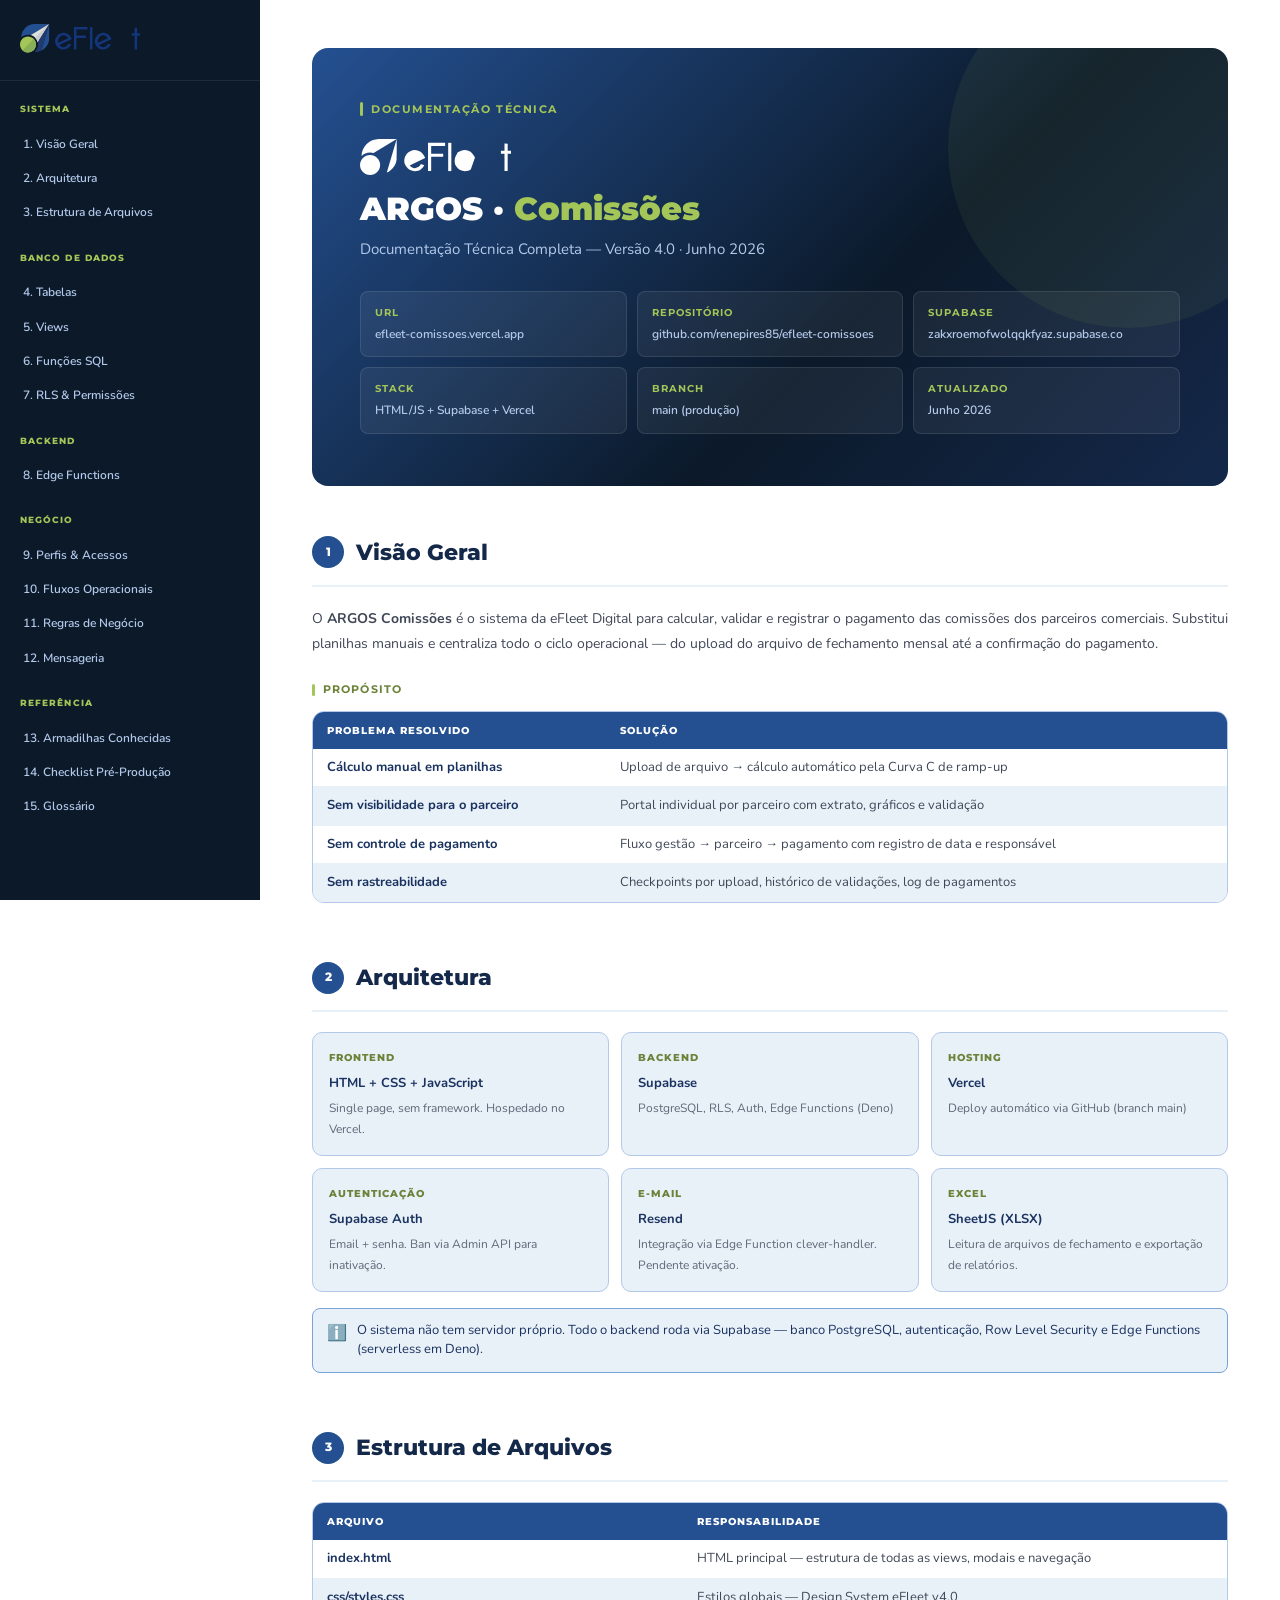
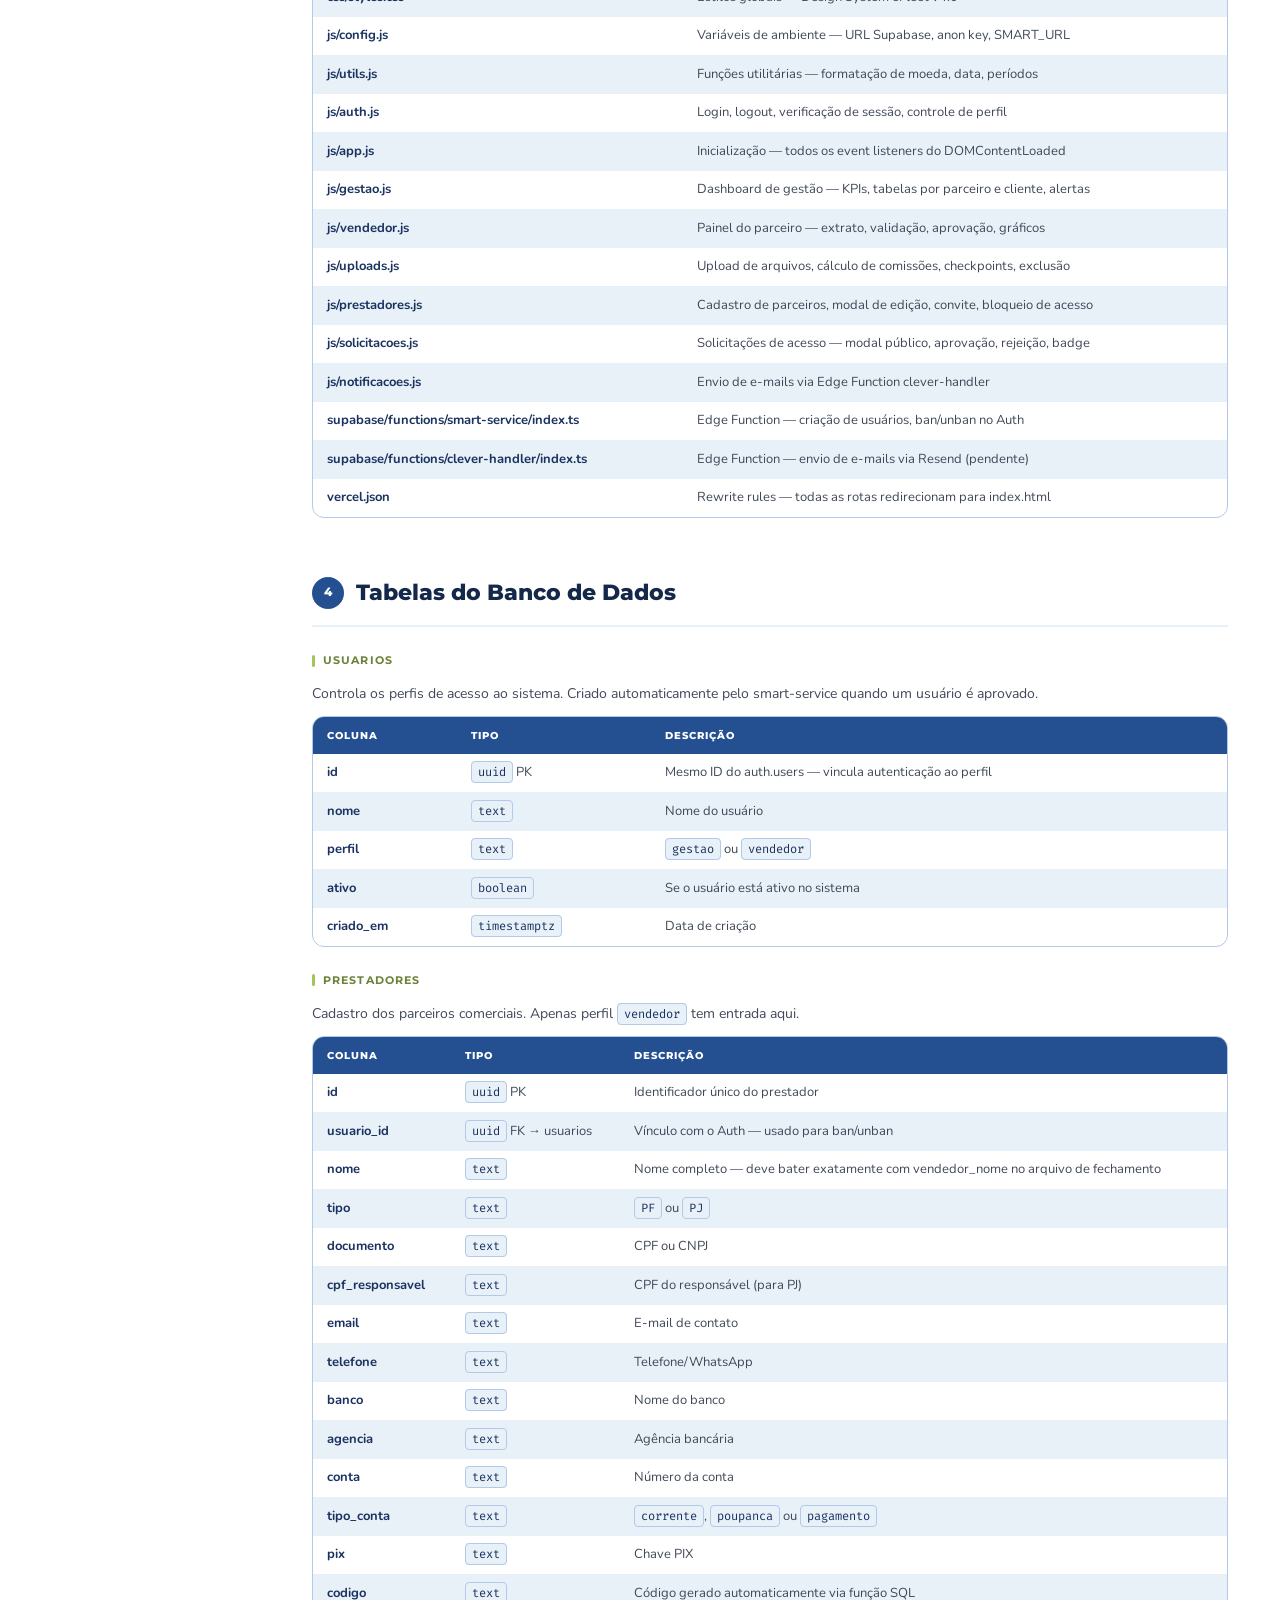
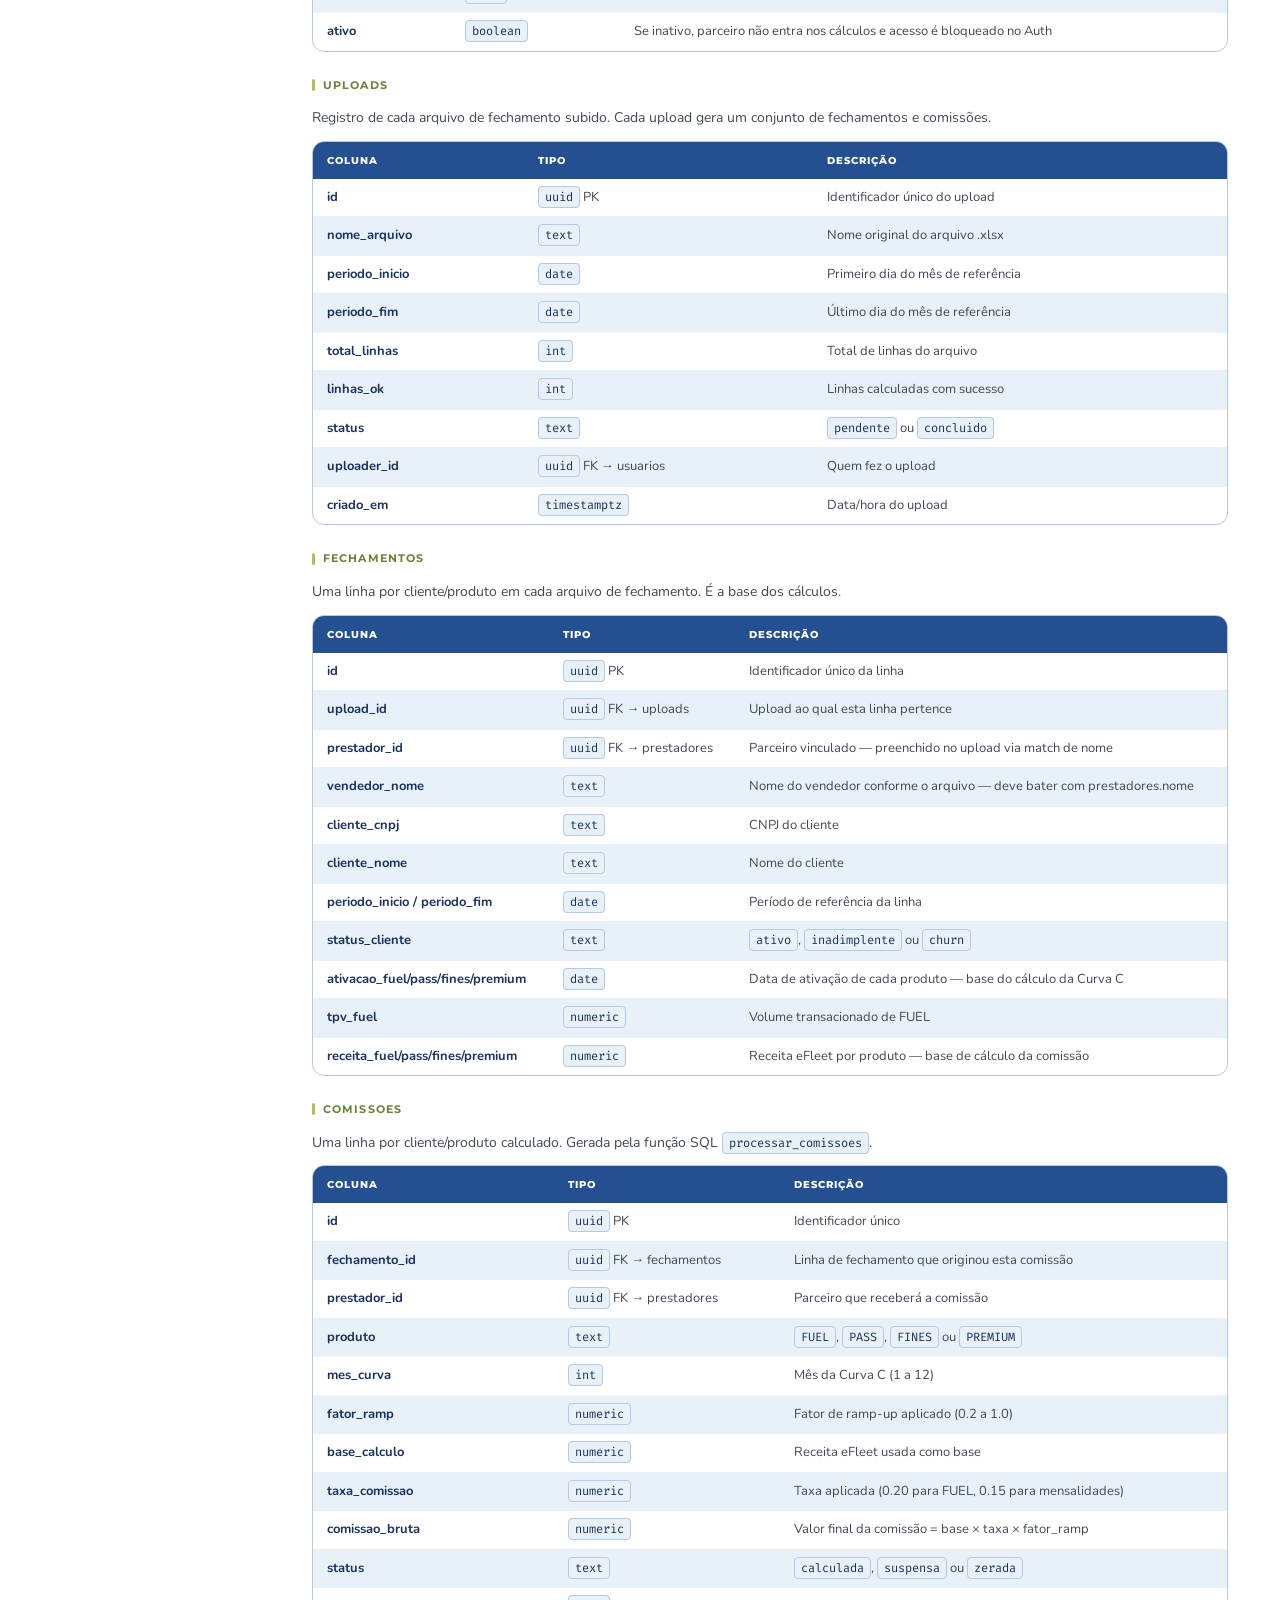
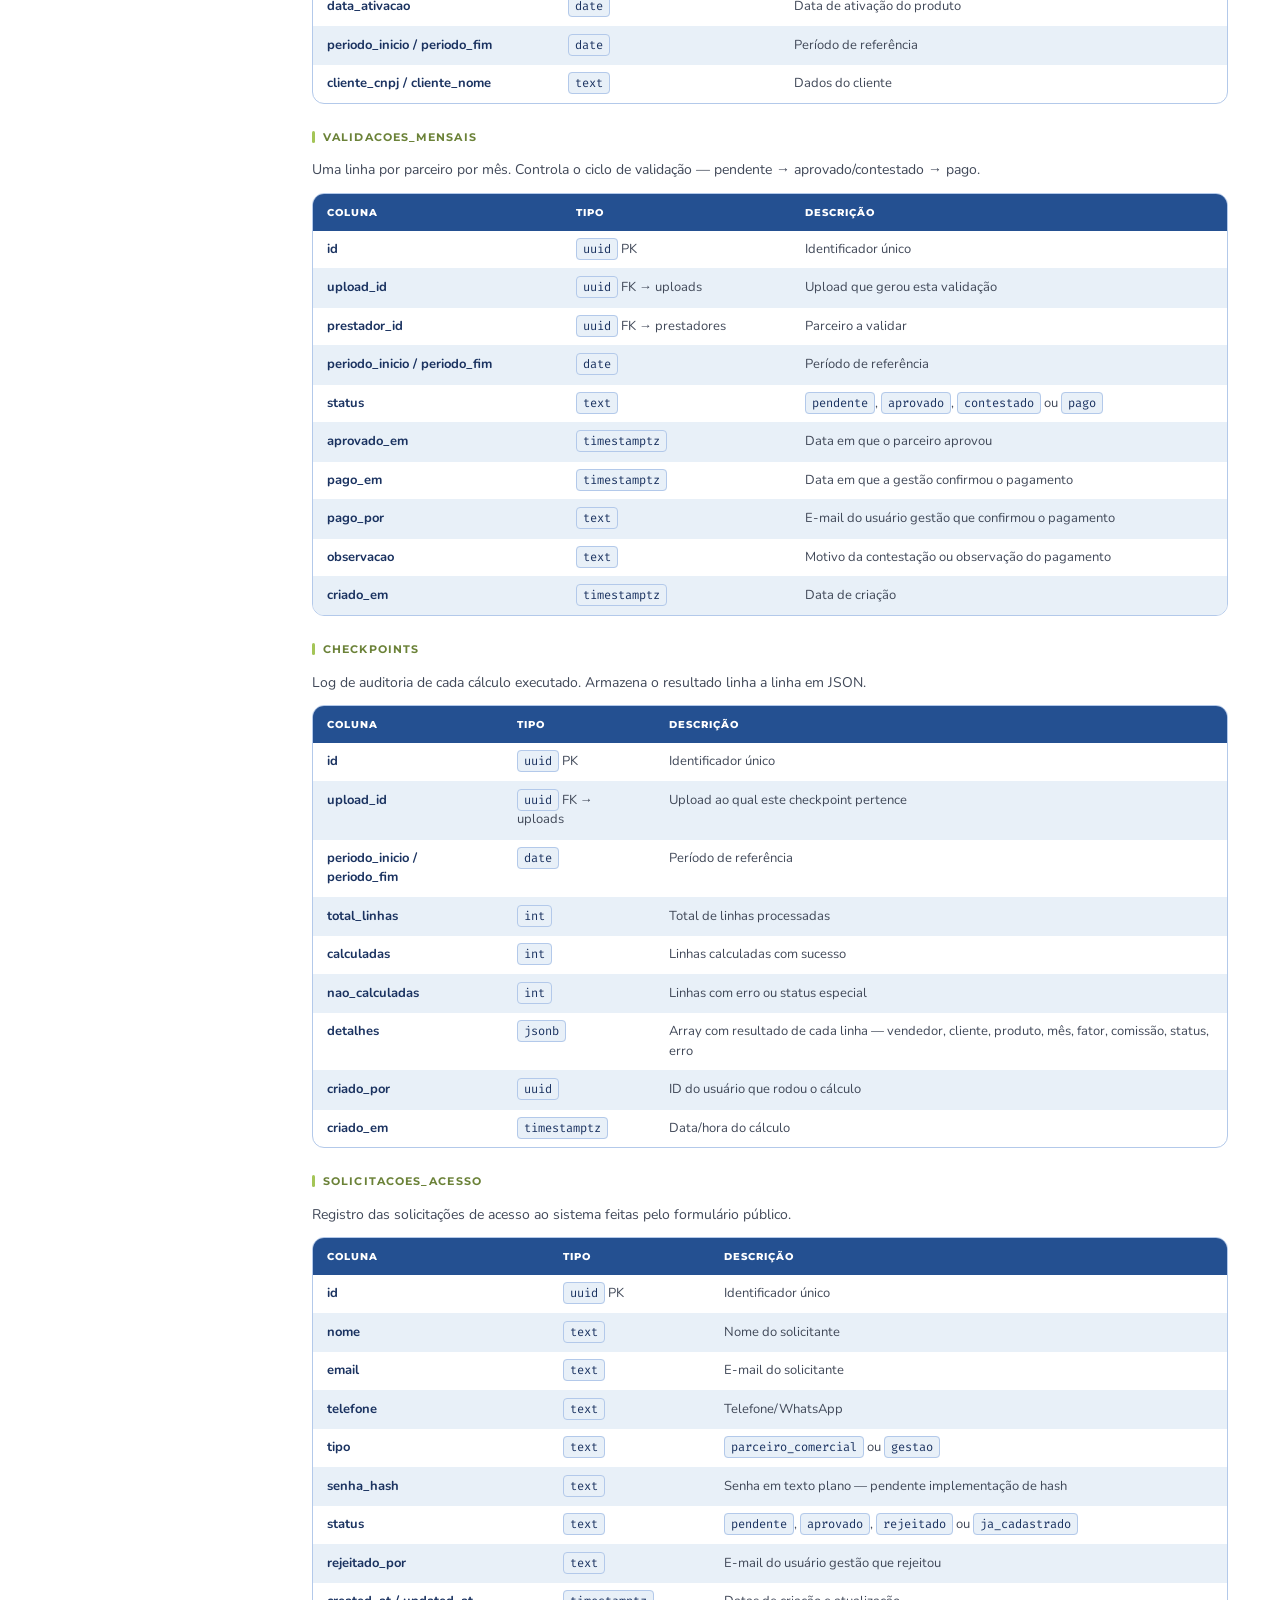
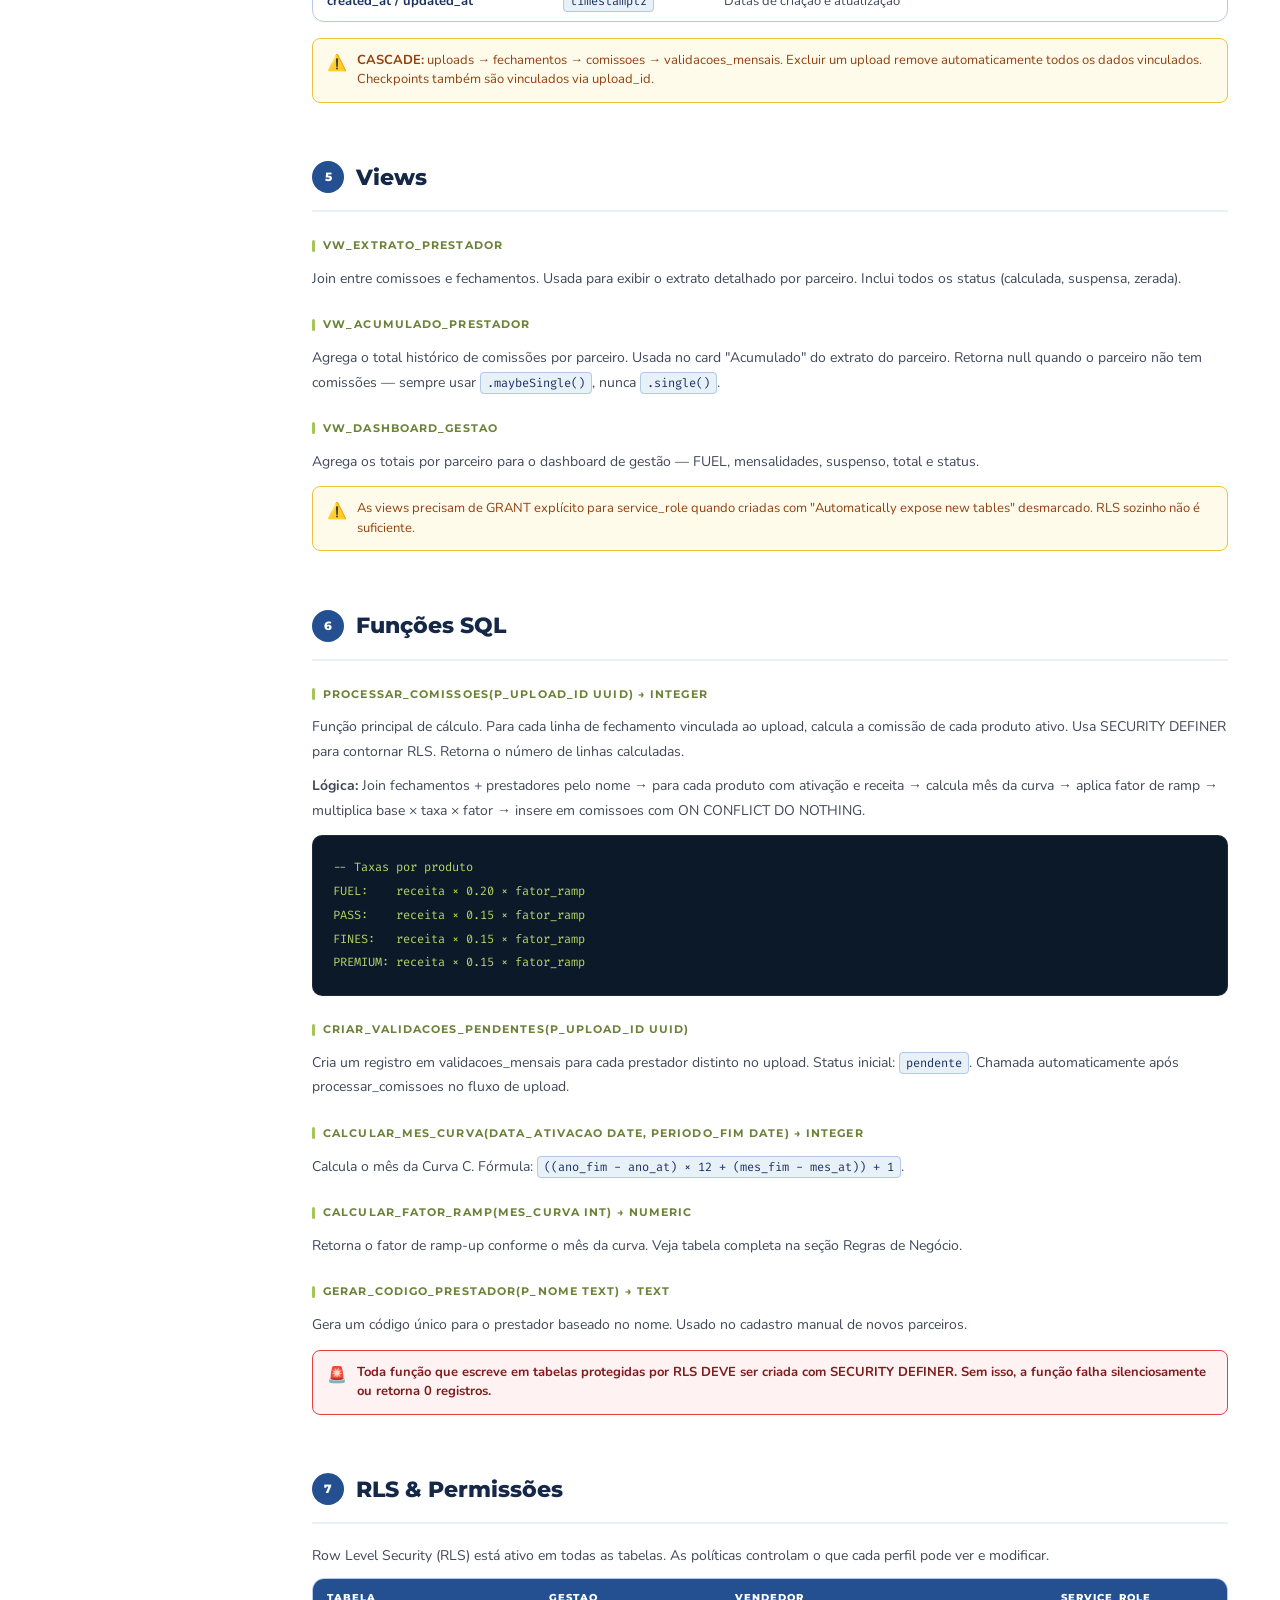
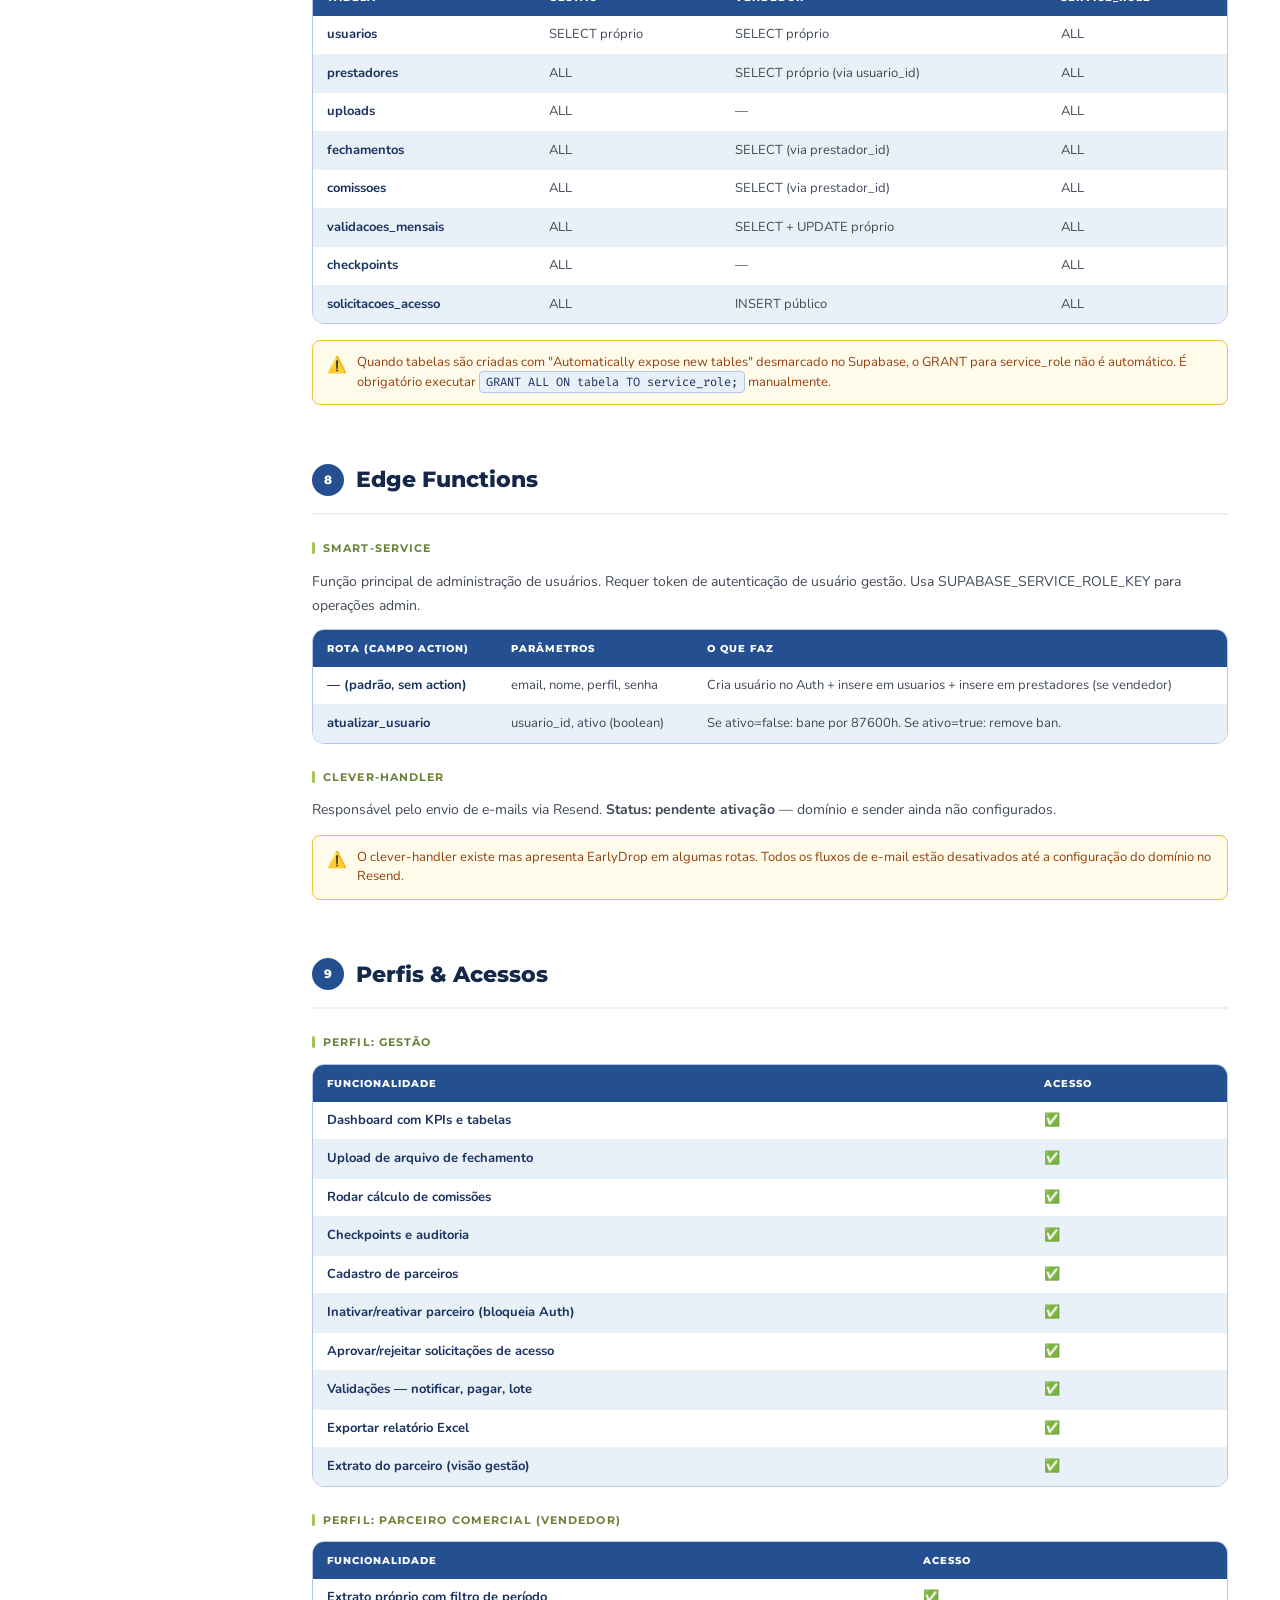
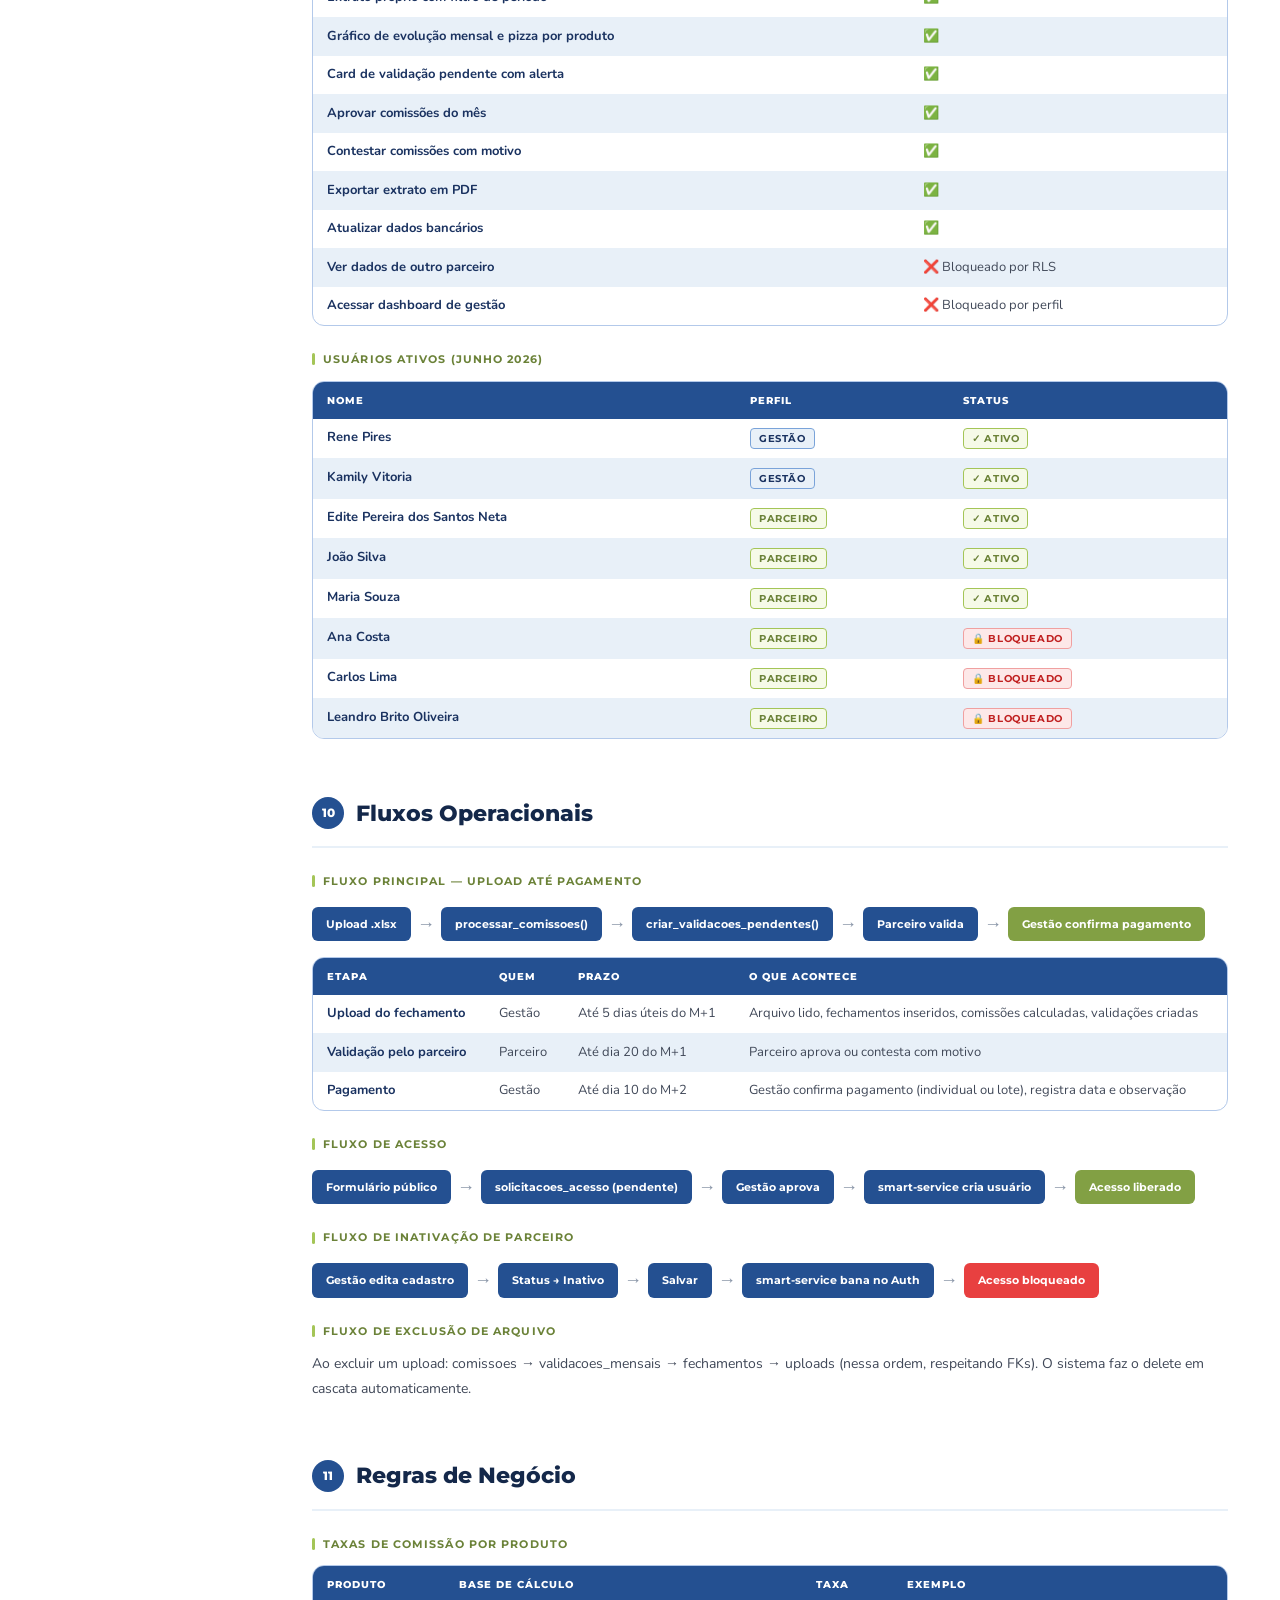
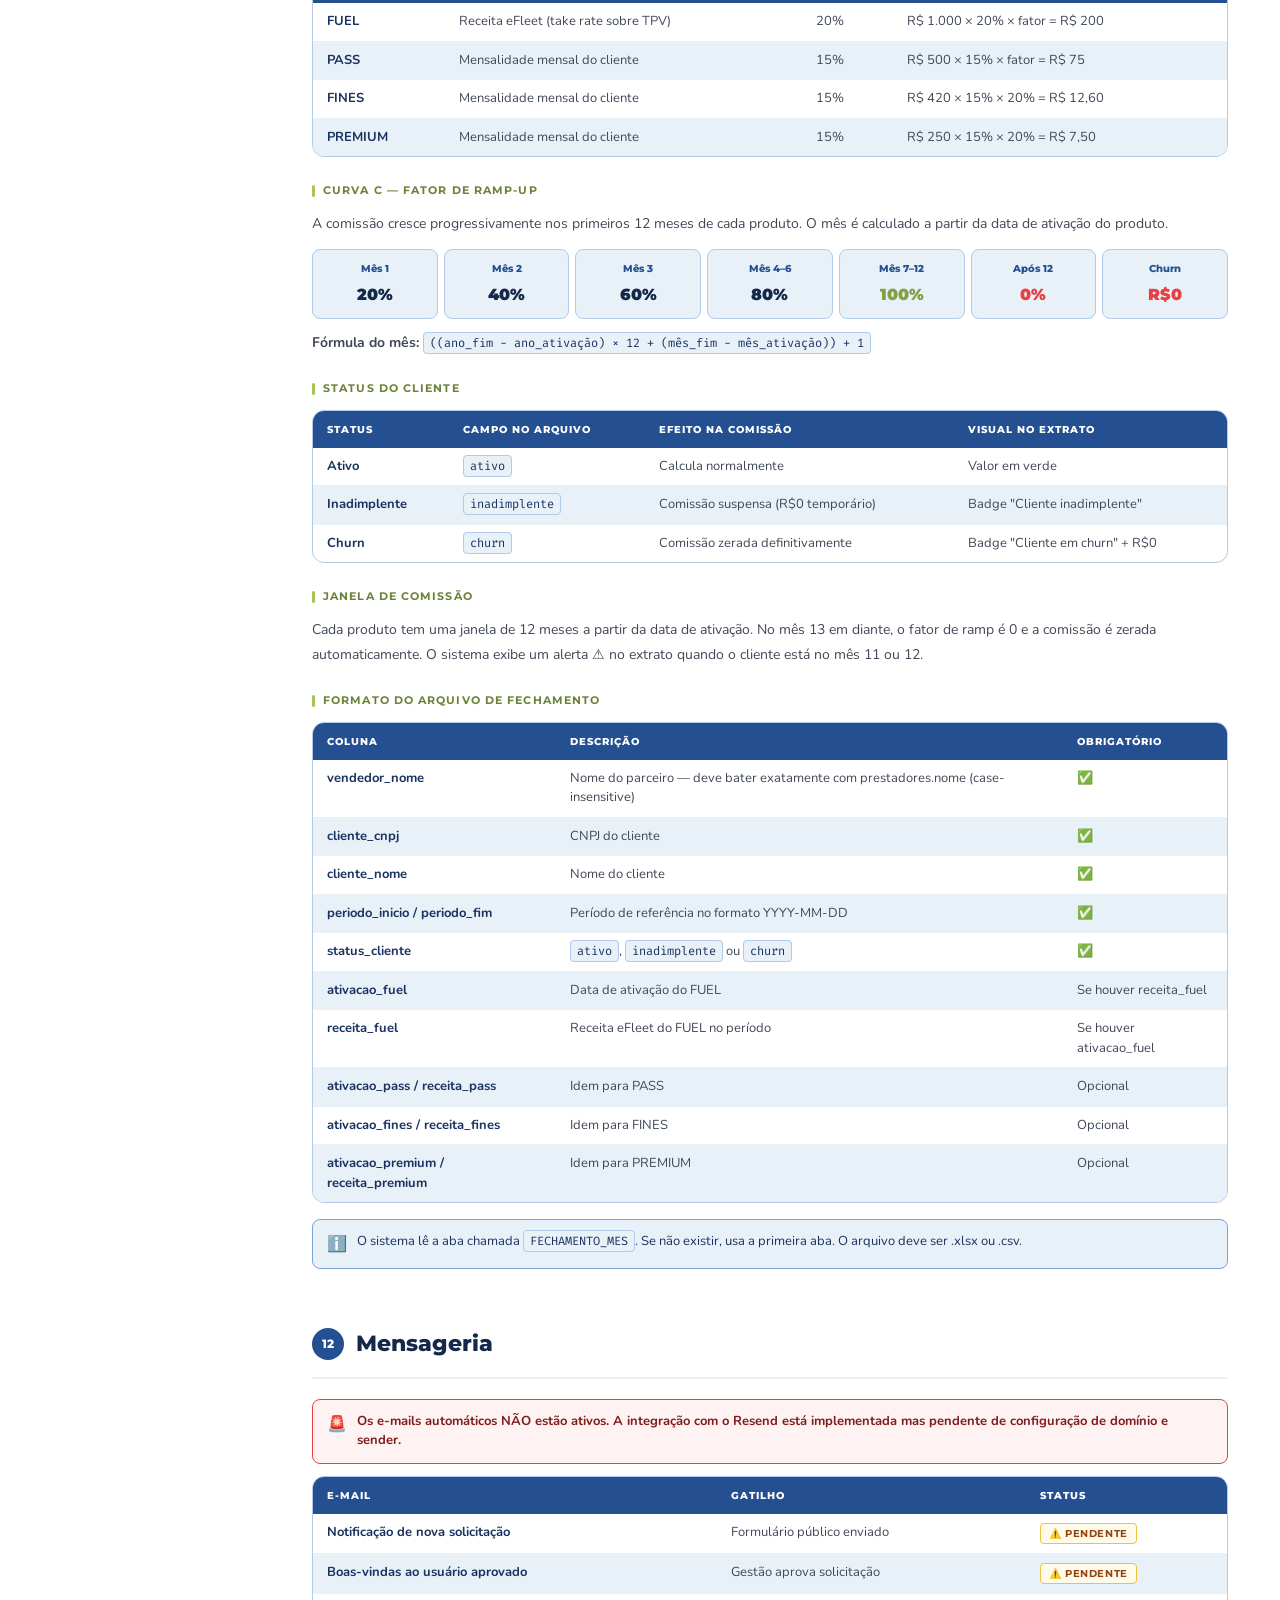
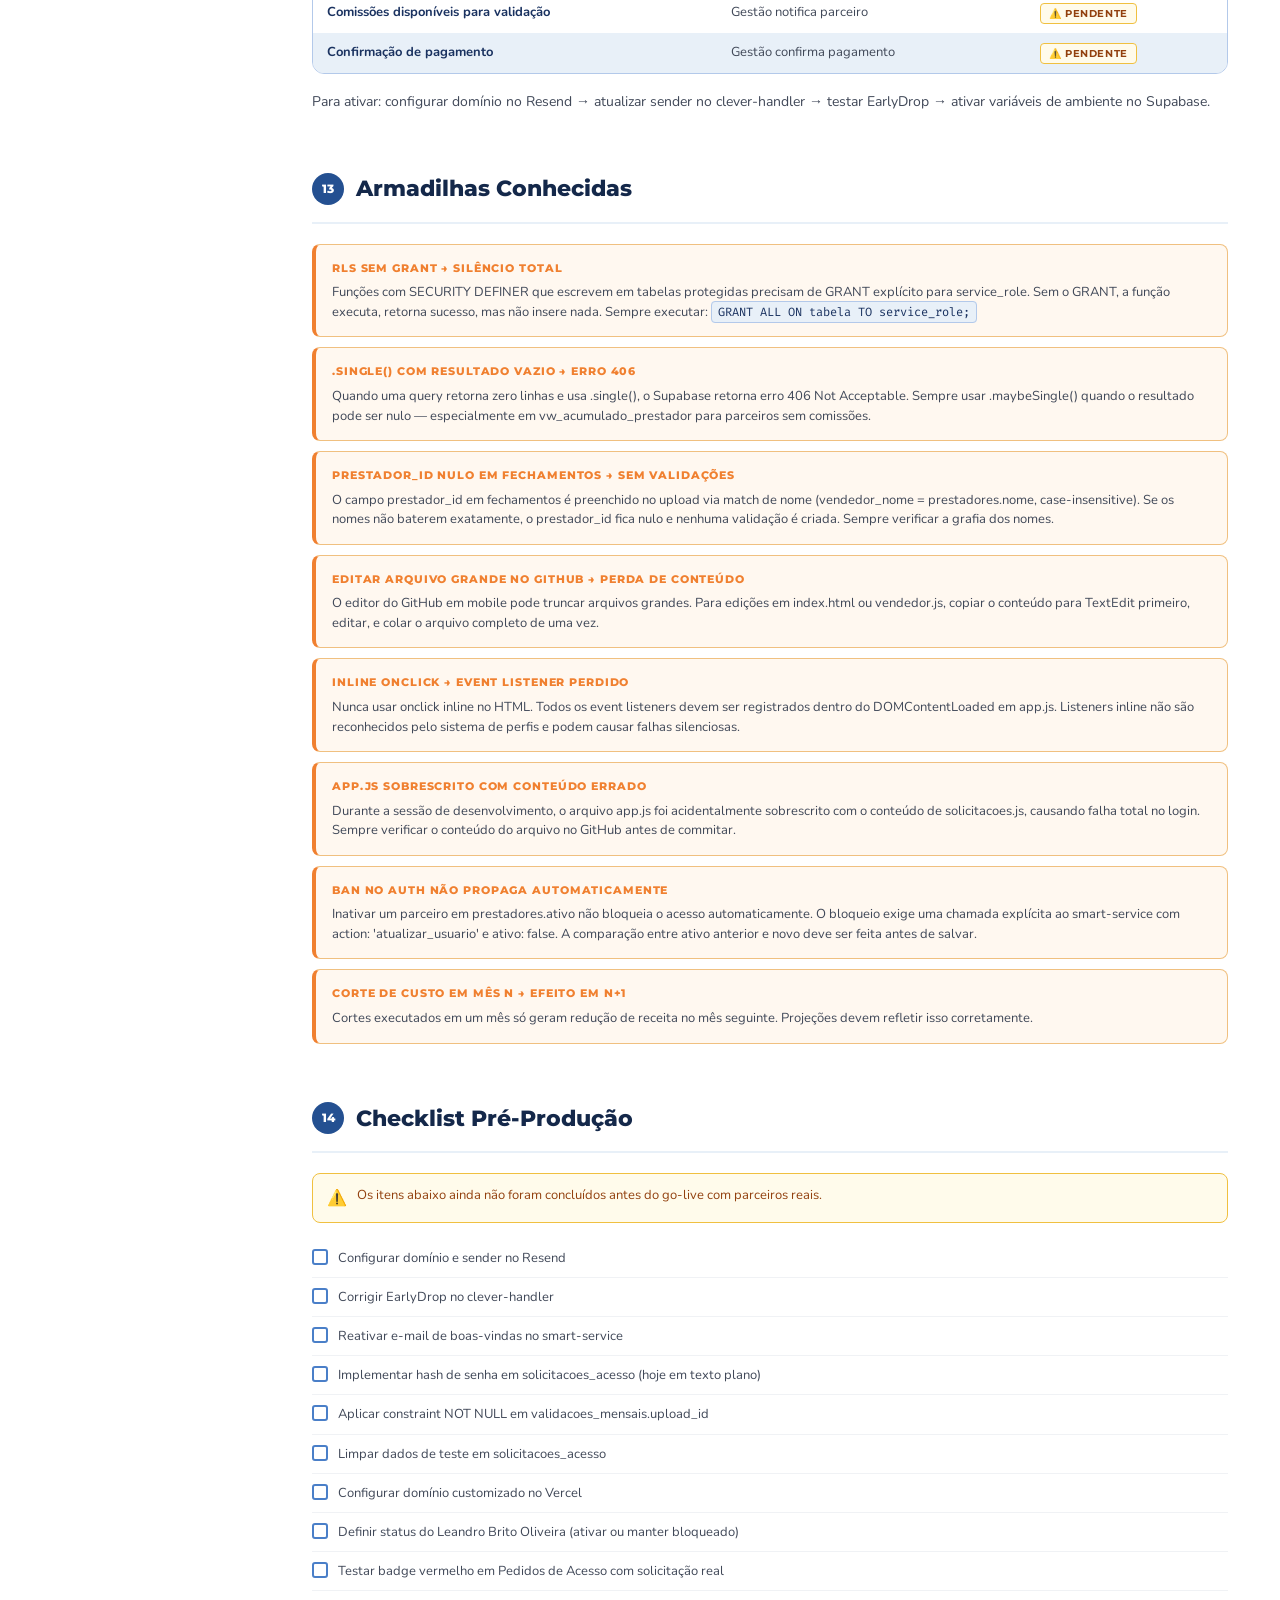
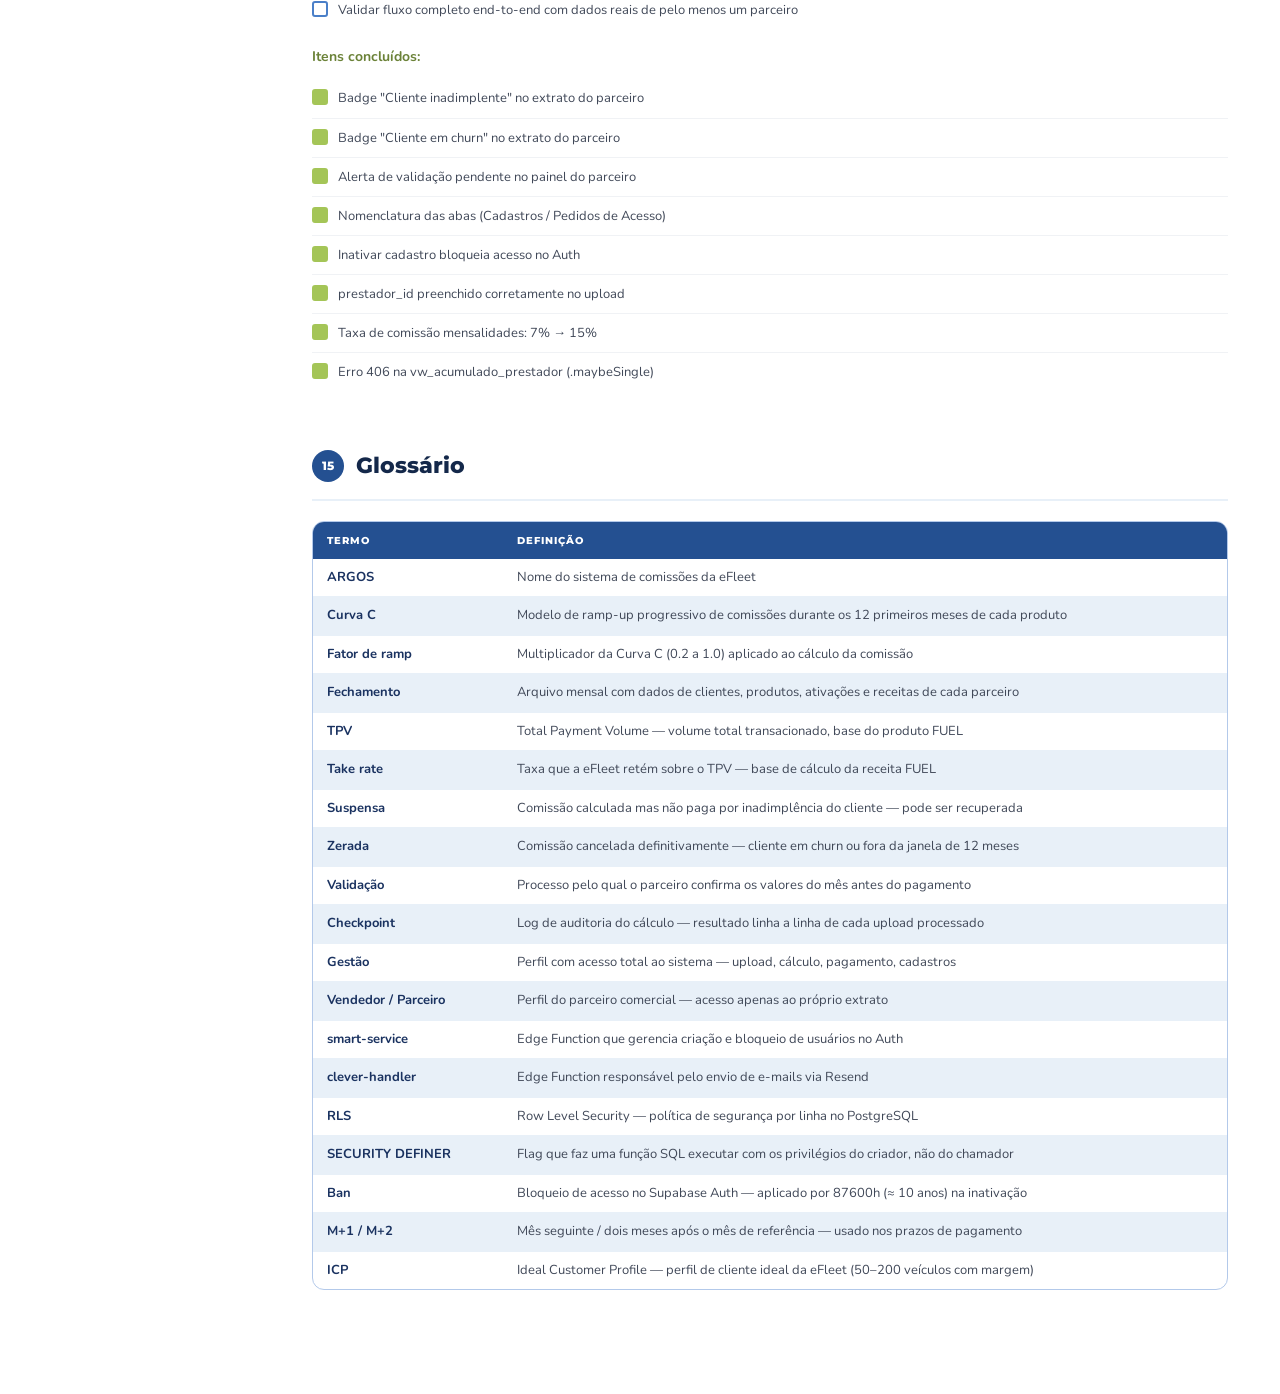
<file: docs/documentacao_v4.html>
<!DOCTYPE html>
<html lang="pt-BR">
<head>
<meta charset="UTF-8">
<meta name="viewport" content="width=device-width, initial-scale=1.0">
<title>eFleet ARGOS Comissões — Documentação Técnica v4.0</title>
<link href="https://fonts.googleapis.com/css2?family=Montserrat:wght@400;600;700;800;900&family=Nunito:wght@400;600;700&family=Fira+Code:wght@400;500&display=swap" rel="stylesheet">
<style>
:root {
  --efl-navy-950: #060e1a; --efl-navy-900: #0B1929; --efl-navy-800: #0f1f33;
  --efl-navy-700: #14284a; --efl-navy-600: #1a3260; --efl-navy-500: #245091;
  --efl-navy-400: #2d62b0; --efl-navy-300: #4a7fc8; --efl-navy-200: #7aa3d9;
  --efl-navy-100: #b3c9ea; --efl-navy-50: #e8f0f8;
  --efl-green-700: #6b8238; --efl-green-600: #82a044; --efl-green-500: #A4C557;
  --efl-green-400: #b8d368; --efl-green-100: #edf4c5; --efl-green-50: #f6fae8;
  --efl-red: #E84040; --efl-orange: #F08030; --efl-yellow: #F0C040; --efl-teal: #20B8A0;
  --efl-white: #FFFFFF;
  --efl-gray-100: #f0f2f5; --efl-gray-200: #d8dde5; --efl-gray-300: #b0bac8;
  --efl-gray-400: #8a96a8; --efl-gray-500: #606878; --efl-gray-600: #404858;
  --efl-gray-700: #2a3448;
  --efl-font-head: 'Montserrat', sans-serif;
  --efl-font-body: 'Nunito', sans-serif;
  --efl-font-code: 'Fira Code', monospace;
}
*, *::before, *::after { box-sizing: border-box; margin: 0; padding: 0; }
html { scroll-behavior: smooth; }
body { font-family: var(--efl-font-body); background: #fff; color: var(--efl-gray-700); font-size: 14px; line-height: 1.7; -webkit-font-smoothing: antialiased; }

/* LAYOUT */
.sidebar { position: fixed; left: 0; top: 0; width: 260px; height: 100vh; background: var(--efl-navy-900); overflow-y: auto; z-index: 100; padding: 24px 0; }
.sidebar-logo { padding: 0 20px 20px; border-bottom: 1px solid rgba(255,255,255,0.08); margin-bottom: 16px; }
.sidebar-logo svg { width: 120px; height: auto; }
.sidebar-section { padding: 4px 20px; font-family: var(--efl-font-head); font-size: 9px; font-weight: 800; text-transform: uppercase; letter-spacing: 0.12em; color: var(--efl-green-500); margin: 16px 0 6px; }
.sidebar a { display: block; padding: 7px 20px; font-size: 12px; color: var(--efl-navy-100); text-decoration: none; font-family: var(--efl-font-body); font-weight: 600; border-left: 3px solid transparent; transition: all 0.15s; }
.sidebar a:hover { color: #fff; background: rgba(255,255,255,0.05); border-left-color: var(--efl-green-500); }
.main { margin-left: 260px; padding: 48px 52px; max-width: 1100px; }

/* CAPA */
.cover { background: linear-gradient(135deg, #245091 0%, #0B1929 60%, #14284a 100%); border-radius: 16px; padding: 52px 48px; margin-bottom: 48px; position: relative; overflow: hidden; }
.cover::after { content: ''; position: absolute; right: -80px; top: -80px; width: 360px; height: 360px; border-radius: 50%; background: rgba(164,197,87,0.07); pointer-events: none; }
.cover-eyebrow { font-family: var(--efl-font-head); font-size: 11px; font-weight: 700; letter-spacing: 0.14em; text-transform: uppercase; color: var(--efl-green-500); display: flex; align-items: center; gap: 8px; margin-bottom: 20px; }
.cover-eyebrow::before { content: ''; display: inline-block; width: 3px; height: 14px; background: var(--efl-green-500); border-radius: 2px; }
.cover-logo { height: 36px; margin-bottom: 16px; filter: brightness(0) invert(1); display: block; }
.cover-title { font-family: var(--efl-font-head); font-size: 32px; font-weight: 900; color: #fff; line-height: 1.15; margin-bottom: 10px; }
.cover-title span { color: var(--efl-green-500); }
.cover-sub { font-size: 15px; color: var(--efl-navy-100); margin-bottom: 28px; }
.cover-meta { display: grid; grid-template-columns: 1fr 1fr 1fr; gap: 10px; margin-top: 28px; }
.cover-meta-item { background: rgba(255,255,255,0.06); border: 1px solid rgba(255,255,255,0.1); border-radius: 8px; padding: 12px 14px; }
.cover-meta-label { font-family: var(--efl-font-head); font-size: 10px; font-weight: 700; letter-spacing: 0.1em; text-transform: uppercase; color: var(--efl-green-500); margin-bottom: 3px; }
.cover-meta-value { font-size: 12px; color: var(--efl-navy-100); font-weight: 600; word-break: break-all; }

/* SEÇÕES */
.section { margin-bottom: 56px; }
.section-header { display: flex; align-items: center; gap: 12px; margin-bottom: 20px; padding-bottom: 14px; border-bottom: 2px solid var(--efl-navy-50); }
.section-num { background: var(--efl-navy-500); color: white; font-family: var(--efl-font-head); font-size: 12px; font-weight: 800; width: 32px; height: 32px; border-radius: 50%; display: flex; align-items: center; justify-content: center; flex-shrink: 0; }
.section-title { font-family: var(--efl-font-head); font-size: 22px; font-weight: 800; color: var(--efl-navy-700); }
.subsection { margin: 24px 0 12px; }
.subsection-title { font-family: var(--efl-font-head); font-size: 11px; font-weight: 700; text-transform: uppercase; letter-spacing: 0.1em; color: var(--efl-green-700); display: flex; align-items: center; gap: 8px; margin-bottom: 12px; }
.subsection-title::before { content: ''; display: inline-block; width: 3px; height: 12px; background: var(--efl-green-500); border-radius: 2px; }

p { font-size: 14px; color: var(--efl-gray-600); line-height: 1.75; margin-bottom: 10px; }

/* ALERTAS */
.alert { display: flex; gap: 10px; align-items: flex-start; padding: 12px 14px; border-radius: 8px; margin: 12px 0; font-size: 13px; line-height: 1.5; }
.alert-icon { font-size: 16px; flex-shrink: 0; }
.alert-warn { background: #fffbeb; border: 1px solid var(--efl-yellow); color: #92400e; }
.alert-danger { background: #fef2f2; border: 1px solid var(--efl-red); color: #7f1d1d; font-weight: 700; }
.alert-info { background: var(--efl-navy-50); border: 1px solid var(--efl-navy-200); color: var(--efl-navy-600); }
.alert-success { background: var(--efl-green-50); border: 1px solid var(--efl-green-500); color: var(--efl-green-700); }

/* TABELAS */
.table-wrap { overflow-x: auto; margin-bottom: 16px; border-radius: 12px; border: 1px solid var(--efl-navy-100); }
table { width: 100%; border-collapse: collapse; font-size: 13px; }
thead th { font-family: var(--efl-font-head); font-size: 10px; font-weight: 800; text-transform: uppercase; letter-spacing: 0.1em; color: #fff; padding: 10px 14px; background: var(--efl-navy-500); text-align: left; white-space: nowrap; }
tbody td { padding: 9px 14px; color: var(--efl-gray-600); border-bottom: 1px solid var(--efl-navy-50); vertical-align: top; line-height: 1.5; }
tbody tr:nth-child(even) td { background: var(--efl-navy-50); }
tbody tr:last-child td { border-bottom: none; }
tbody td:first-child { font-weight: 700; color: var(--efl-navy-600); }

/* BADGES */
.badge { display: inline-flex; align-items: center; font-family: var(--efl-font-head); font-size: 10px; font-weight: 700; letter-spacing: 0.06em; text-transform: uppercase; padding: 2px 8px; border-radius: 4px; white-space: nowrap; }
.badge-navy  { background: var(--efl-navy-50);  color: var(--efl-navy-600);  border: 1px solid var(--efl-navy-200); }
.badge-green { background: var(--efl-green-50); color: var(--efl-green-700); border: 1px solid var(--efl-green-500); }
.badge-red   { background: #fde8e8; color: #c02020; border: 1px solid #f0a0a0; }
.badge-yellow{ background: #fffbeb; color: #92400e; border: 1px solid var(--efl-yellow); }
.badge-teal  { background: #e0faf6; color: #0e7a68; border: 1px solid var(--efl-teal); }

/* CÓDIGO */
code { font-family: var(--efl-font-code); font-size: 12px; background: var(--efl-navy-50); color: var(--efl-navy-600); padding: 2px 6px; border-radius: 4px; border: 1px solid var(--efl-navy-100); }
pre { background: var(--efl-navy-900); border-radius: 10px; padding: 20px; margin: 12px 0; overflow-x: auto; border: 1px solid rgba(255,255,255,0.08); }
pre code { background: none; border: none; color: var(--efl-green-400); font-size: 12px; padding: 0; line-height: 1.7; }

/* STACK CARDS */
.stack-grid { display: grid; grid-template-columns: repeat(3, 1fr); gap: 12px; margin: 16px 0; }
.stack-card { background: var(--efl-navy-50); border: 1px solid var(--efl-navy-100); border-radius: 10px; padding: 16px; }
.stack-card-label { font-family: var(--efl-font-head); font-size: 10px; font-weight: 800; text-transform: uppercase; letter-spacing: 0.1em; color: var(--efl-green-700); margin-bottom: 6px; }
.stack-card-value { font-size: 13px; font-weight: 700; color: var(--efl-navy-600); margin-bottom: 4px; }
.stack-card-sub { font-size: 12px; color: var(--efl-gray-500); }

/* FLUXO */
.flow { display: flex; align-items: center; gap: 0; margin: 16px 0; flex-wrap: wrap; }
.flow-step { background: var(--efl-navy-500); color: white; font-family: var(--efl-font-head); font-size: 11px; font-weight: 700; padding: 8px 14px; border-radius: 6px; white-space: nowrap; }
.flow-step.green { background: var(--efl-green-600); }
.flow-arrow { color: var(--efl-gray-400); font-size: 18px; padding: 0 6px; }

/* CURVA */
.curva-grid { display: grid; grid-template-columns: repeat(7, 1fr); gap: 6px; margin: 12px 0; }
.curva-item { text-align: center; background: var(--efl-navy-50); border-radius: 8px; padding: 10px 4px; border: 1px solid var(--efl-navy-100); }
.curva-mes { font-family: var(--efl-font-head); font-size: 10px; font-weight: 800; color: var(--efl-navy-500); margin-bottom: 4px; }
.curva-pct { font-family: var(--efl-font-head); font-size: 16px; font-weight: 900; color: var(--efl-navy-700); }
.curva-item.full .curva-pct { color: var(--efl-green-600); }
.curva-item.zero .curva-pct { color: var(--efl-red); }

/* ARMADILHAS */
.trap { background: #fff8f0; border: 1px solid #f0c080; border-left: 4px solid var(--efl-orange); border-radius: 8px; padding: 14px 16px; margin: 10px 0; }
.trap-title { font-family: var(--efl-font-head); font-size: 11px; font-weight: 800; text-transform: uppercase; letter-spacing: 0.08em; color: var(--efl-orange); margin-bottom: 6px; }
.trap-text { font-size: 13px; color: var(--efl-gray-600); line-height: 1.5; }

/* CHECKLIST */
.check-item { display: flex; align-items: flex-start; gap: 10px; padding: 8px 0; border-bottom: 1px solid var(--efl-gray-100); font-size: 13px; color: var(--efl-gray-600); }
.check-item:last-child { border-bottom: none; }
.check-box { width: 16px; height: 16px; border: 2px solid var(--efl-navy-300); border-radius: 3px; flex-shrink: 0; margin-top: 2px; }
.check-box.done { background: var(--efl-green-500); border-color: var(--efl-green-500); }

@media print {
  .sidebar { display: none; }
  .main { margin-left: 0; padding: 32px; }
  .cover { -webkit-print-color-adjust: exact; print-color-adjust: exact; }
  thead th { -webkit-print-color-adjust: exact; print-color-adjust: exact; }
  pre { -webkit-print-color-adjust: exact; print-color-adjust: exact; }
}
</style>
</head>
<body>

<!-- SIDEBAR -->
<nav class="sidebar">
  <div class="sidebar-logo">
    <svg width="248" height="59" viewBox="0 0 248 59" fill="none" xmlns="http://www.w3.org/2000/svg"><path d="M16.5025 58.9999C25.6166 58.9999 33.0051 51.6209 33.0051 42.5183C33.0051 33.4158 25.6166 26.0367 16.5025 26.0367C7.38844 26.0367 0 33.4158 0 42.5183C0 51.6209 7.38844 58.9999 16.5025 58.9999Z" fill="#A4C557"/><path d="M28.2137 0.21191C14.0487 0.990114 3.04864 13.3357 2.45703 27.7181C6.14136 24.2113 11.1243 22.0545 16.6172 22.0545C18.594 22.0545 20.4987 22.3379 22.3072 22.8567L60.1702 0.149461C60.1702 0.149461 36.1884 -0.22523 28.2089 0.21191H28.2137Z" fill="#245091"/><path d="M60.1716 0.149597L22.3086 22.8568C29.3261 24.8744 34.7997 30.5284 36.5505 37.6475L60.1716 0.149597Z" fill="#DEE0E0"/><path d="M36.5475 37.6523L60.1734 0.149597L31.1172 28.0641C33.7241 30.6677 35.6384 33.9582 36.5475 37.6523Z" fill="#CBCDD0"/><path d="M4.87305 54.2107C7.85514 57.1698 11.9627 59 16.5032 59C25.6179 59 33.0058 51.6215 33.0058 42.5184C33.0058 37.9885 31.1732 33.8813 28.2104 30.903L4.87305 54.2107Z" fill="#89B056"/><path d="M60.1702 0.149597L59.949 0.500269L60.1654 0.154401L43.9082 55.0466C52.9266 50.8626 59.5209 42.3456 60.0981 32.1761C60.5502 24.1827 60.1654 0.149597 60.1654 0.149597H60.1702Z" fill="#245091"/><path d="M59.9549 0.495484L36.5502 37.6475C36.935 39.2183 37.1467 40.8612 37.1467 42.5521C37.1467 48.6048 34.5157 54.0474 30.3359 57.7992C30.6774 57.8088 31.0189 57.8232 31.3604 57.8232C35.8047 57.8232 40.0758 56.824 43.9141 55.0418L60.1713 0.154419L59.9549 0.500287V0.495484Z" fill="#223B6F"/><path d="M106.426 30.3983C106.233 29.7738 105.988 29.1638 105.704 28.5873C105.565 28.2655 105.406 27.9244 105.214 27.5449C103.121 23.4617 99.8218 20.6323 95.4064 19.1432C93.5209 18.5043 91.6259 18.1824 89.7741 18.1824C87.3018 18.1824 84.8344 18.7589 82.4535 19.8974C78.2738 21.8909 75.3253 25.0998 73.69 29.4376C72.0498 33.7801 72.1605 38.1227 74.0171 42.3548C74.4355 43.2915 74.9117 44.185 75.4456 45.0545C77.1579 47.6149 79.4329 49.6036 82.213 50.9535C84.6468 52.1352 87.2249 52.7357 89.8799 52.7357C90.2502 52.7357 90.6254 52.726 91.0006 52.702C94.0692 52.5147 96.9263 51.5395 99.4899 49.8054C102.049 48.0808 104.045 45.8087 105.42 43.0609L106.103 41.6967L99.7929 40.856L99.4466 41.5526C98.8358 42.7679 98.0374 43.8488 97.061 44.7615C96.0846 45.6742 94.9639 46.4043 93.7229 46.9327C92.4964 47.4564 91.2074 47.7638 89.8847 47.8503C87.9992 47.7638 86.2292 47.2306 84.6227 46.265C83.3433 45.4964 82.2659 44.5069 81.4146 43.3011L106.705 31.3014L106.426 30.4031V30.3983ZM99.3023 29.2022L79.1876 38.728C78.875 37.676 78.7163 36.5855 78.7163 35.4759C78.7163 32.2862 79.8225 29.5 82.0928 26.9588C84.3293 24.4609 86.8737 23.2408 89.8751 23.236C92.0106 23.3224 93.9923 23.9998 95.7719 25.2487C97.2726 26.3055 98.4558 27.6314 99.3023 29.2022Z" fill="#14357A"/><path d="M111.469 52.5675H116.644V29.0628H136.312V24.0093H116.644V11.3178H139.486V6.25952H111.469V52.5675Z" fill="#14357A"/><path d="M149.701 6.25952H144.525V52.5675H149.701V6.25952Z" fill="#14357A"/><path d="M188.475 30.3983C188.282 29.7738 188.037 29.1638 187.753 28.5873C187.614 28.2655 187.45 27.9244 187.262 27.5449C185.17 23.4617 181.871 20.6323 177.455 19.1432C175.57 18.5043 173.675 18.1824 171.823 18.1824C169.351 18.1824 166.888 18.7589 164.502 19.8974C160.323 21.8909 157.374 25.0998 155.739 29.4376C154.099 33.7801 154.209 38.1227 156.066 42.3548C156.484 43.2867 156.956 44.185 157.494 45.0593C159.207 47.6197 161.482 49.6084 164.262 50.9583C166.696 52.14 169.274 52.7405 171.929 52.7405C172.299 52.7405 172.674 52.7309 173.049 52.7068C176.118 52.5195 178.97 51.5443 181.539 49.8102C184.098 48.0856 186.094 45.8135 187.469 43.0657L188.152 41.7015L181.842 40.8608L181.495 41.5574C180.885 42.7727 180.086 43.8536 179.11 44.7663C178.133 45.679 177.013 46.4091 175.772 46.9376C174.545 47.4612 173.256 47.7686 171.934 47.8551C170.048 47.7686 168.278 47.2354 166.672 46.2698C165.392 45.5012 164.315 44.5117 163.463 43.3059L188.754 31.3062L188.475 30.4079V30.3983ZM181.346 29.2022L161.232 38.728C160.919 37.676 160.76 36.5855 160.76 35.4759C160.76 32.2862 161.867 29.5 164.137 26.9588C166.373 24.4609 168.918 23.2408 171.919 23.236C174.055 23.3224 176.036 23.9998 177.816 25.2487C179.317 26.3055 180.5 27.6314 181.346 29.2022Z" fill="#14357A"/><path d="M242.021 19.1192V7.60944L236.845 7.5614V19.1192H230.963V24.043H236.845V52.5675H242.021V24.043H247.999V19.1192H242.021Z" fill="#14357A"/></svg>
  </div>
  <div class="sidebar-section">Sistema</div>
  <a href="#visao">1. Visão Geral</a>
  <a href="#arquitetura">2. Arquitetura</a>
  <a href="#arquivos">3. Estrutura de Arquivos</a>
  <div class="sidebar-section">Banco de Dados</div>
  <a href="#tabelas">4. Tabelas</a>
  <a href="#views">5. Views</a>
  <a href="#funcoes">6. Funções SQL</a>
  <a href="#rls">7. RLS & Permissões</a>
  <div class="sidebar-section">Backend</div>
  <a href="#edge">8. Edge Functions</a>
  <div class="sidebar-section">Negócio</div>
  <a href="#perfis">9. Perfis & Acessos</a>
  <a href="#fluxos">10. Fluxos Operacionais</a>
  <a href="#regras">11. Regras de Negócio</a>
  <a href="#email">12. Mensageria</a>
  <div class="sidebar-section">Referência</div>
  <a href="#armadilhas">13. Armadilhas Conhecidas</a>
  <a href="#checklist">14. Checklist Pré-Produção</a>
  <a href="#glossario">15. Glossário</a>
</nav>

<!-- MAIN -->
<main class="main">

<!-- CAPA -->
<div class="cover">
  <div class="cover-eyebrow">Documentação Técnica</div>
  <svg class="cover-logo" viewBox="0 0 248 59" fill="none" xmlns="http://www.w3.org/2000/svg"><path d="M16.5025 58.9999C25.6166 58.9999 33.0051 51.6209 33.0051 42.5183C33.0051 33.4158 25.6166 26.0367 16.5025 26.0367C7.38844 26.0367 0 33.4158 0 42.5183C0 51.6209 7.38844 58.9999 16.5025 58.9999Z" fill="#A4C557"/><path d="M28.2137 0.21191C14.0487 0.990114 3.04864 13.3357 2.45703 27.7181C6.14136 24.2113 11.1243 22.0545 16.6172 22.0545C18.594 22.0545 20.4987 22.3379 22.3072 22.8567L60.1702 0.149461C60.1702 0.149461 36.1884 -0.22523 28.2089 0.21191H28.2137Z" fill="white"/><path d="M60.1716 0.149597L36.5475 37.6523L60.1734 0.149597Z" fill="rgba(255,255,255,0.6)"/><path d="M60.1702 0.149597L43.9082 55.0466C52.9266 50.8626 59.5209 42.3456 60.0981 32.1761C60.5502 24.1827 60.1654 0.149597 60.1654 0.149597H60.1702Z" fill="white"/><path d="M106.426 30.3983C106.233 29.7738 105.988 29.1638 105.704 28.5873C103.121 23.4617 99.8218 20.6323 95.4064 19.1432C93.5209 18.5043 91.6259 18.1824 89.7741 18.1824C87.3018 18.1824 84.8344 18.7589 82.4535 19.8974C78.2738 21.8909 75.3253 25.0998 73.69 29.4376C72.0498 33.7801 72.1605 38.1227 74.0171 42.3548C77.1579 47.6149 79.4329 49.6036 82.213 50.9535C84.6468 52.1352 87.2249 52.7357 89.8799 52.7357C94.0692 52.5147 96.9263 51.5395 99.4899 49.8054C102.049 48.0808 104.045 45.8087 105.42 43.0609L99.7929 40.856C98.8358 42.7679 98.0374 43.8488 97.061 44.7615C94.9639 46.4043 93.7229 46.9327 89.8847 47.8503C86.2292 47.2306 84.6227 46.265 81.4146 43.3011L106.705 31.3014L106.426 30.4031V30.3983Z" fill="white"/><path d="M111.469 52.5675H116.644V29.0628H136.312V24.0093H116.644V11.3178H139.486V6.25952H111.469V52.5675Z" fill="white"/><path d="M149.701 6.25952H144.525V52.5675H149.701V6.25952Z" fill="white"/><path d="M188.475 30.3983C185.17 23.4617 181.871 20.6323 177.455 19.1432C175.57 18.5043 173.675 18.1824 171.823 18.1824C166.888 18.7589 164.502 19.8974 160.323 21.8909C155.739 29.4376 154.099 33.7801 156.066 42.3548C159.207 47.6197 161.482 49.6084 164.262 50.9583C166.696 52.14 169.274 52.7405 171.929 52.7405C176.118 52.5195 178.97 51.5443 181.539 49.8102C184.098 48.0856 187.469 43.0657L181.842 40.8608C180.085 43.8536 177.013 46.4091 171.934 47.8551C168.278 47.2354 166.672 46.2698 163.463 43.3059L188.754 31.3062L188.475 30.4079V30.3983Z" fill="white"/><path d="M242.021 19.1192V7.60944L236.845 7.5614V19.1192H230.963V24.043H236.845V52.5675H242.021V24.043H247.999V19.1192H242.021Z" fill="white"/></svg>
  <div class="cover-title">ARGOS · <span>Comissões</span></div>
  <div class="cover-sub">Documentação Técnica Completa — Versão 4.0 · Junho 2026</div>
  <div class="cover-meta">
    <div class="cover-meta-item"><div class="cover-meta-label">URL</div><div class="cover-meta-value">efleet-comissoes.vercel.app</div></div>
    <div class="cover-meta-item"><div class="cover-meta-label">Repositório</div><div class="cover-meta-value">github.com/renepires85/efleet-comissoes</div></div>
    <div class="cover-meta-item"><div class="cover-meta-label">Supabase</div><div class="cover-meta-value">zakxroemofwolqqkfyaz.supabase.co</div></div>
    <div class="cover-meta-item"><div class="cover-meta-label">Stack</div><div class="cover-meta-value">HTML/JS + Supabase + Vercel</div></div>
    <div class="cover-meta-item"><div class="cover-meta-label">Branch</div><div class="cover-meta-value">main (produção)</div></div>
    <div class="cover-meta-item"><div class="cover-meta-label">Atualizado</div><div class="cover-meta-value">Junho 2026</div></div>
  </div>
</div>

<!-- 1. VISÃO GERAL -->
<div class="section" id="visao">
  <div class="section-header"><div class="section-num">1</div><div class="section-title">Visão Geral</div></div>
  <p>O <strong>ARGOS Comissões</strong> é o sistema da eFleet Digital para calcular, validar e registrar o pagamento das comissões dos parceiros comerciais. Substitui planilhas manuais e centraliza todo o ciclo operacional — do upload do arquivo de fechamento mensal até a confirmação do pagamento.</p>
  <div class="subsection"><div class="subsection-title">Propósito</div></div>
  <div class="table-wrap"><table>
    <thead><tr><th>Problema resolvido</th><th>Solução</th></tr></thead>
    <tbody>
      <tr><td>Cálculo manual em planilhas</td><td>Upload de arquivo → cálculo automático pela Curva C de ramp-up</td></tr>
      <tr><td>Sem visibilidade para o parceiro</td><td>Portal individual por parceiro com extrato, gráficos e validação</td></tr>
      <tr><td>Sem controle de pagamento</td><td>Fluxo gestão → parceiro → pagamento com registro de data e responsável</td></tr>
      <tr><td>Sem rastreabilidade</td><td>Checkpoints por upload, histórico de validações, log de pagamentos</td></tr>
    </tbody>
  </table></div>
</div>

<!-- 2. ARQUITETURA -->
<div class="section" id="arquitetura">
  <div class="section-header"><div class="section-num">2</div><div class="section-title">Arquitetura</div></div>
  <div class="stack-grid">
    <div class="stack-card"><div class="stack-card-label">Frontend</div><div class="stack-card-value">HTML + CSS + JavaScript</div><div class="stack-card-sub">Single page, sem framework. Hospedado no Vercel.</div></div>
    <div class="stack-card"><div class="stack-card-label">Backend</div><div class="stack-card-value">Supabase</div><div class="stack-card-sub">PostgreSQL, RLS, Auth, Edge Functions (Deno)</div></div>
    <div class="stack-card"><div class="stack-card-label">Hosting</div><div class="stack-card-value">Vercel</div><div class="stack-card-sub">Deploy automático via GitHub (branch main)</div></div>
    <div class="stack-card"><div class="stack-card-label">Autenticação</div><div class="stack-card-value">Supabase Auth</div><div class="stack-card-sub">Email + senha. Ban via Admin API para inativação.</div></div>
    <div class="stack-card"><div class="stack-card-label">E-mail</div><div class="stack-card-value">Resend</div><div class="stack-card-sub">Integração via Edge Function clever-handler. Pendente ativação.</div></div>
    <div class="stack-card"><div class="stack-card-label">Excel</div><div class="stack-card-value">SheetJS (XLSX)</div><div class="stack-card-sub">Leitura de arquivos de fechamento e exportação de relatórios.</div></div>
  </div>
  <div class="alert alert-info"><div class="alert-icon">ℹ️</div><div>O sistema não tem servidor próprio. Todo o backend roda via Supabase — banco PostgreSQL, autenticação, Row Level Security e Edge Functions (serverless em Deno).</div></div>
</div>

<!-- 3. ESTRUTURA DE ARQUIVOS -->
<div class="section" id="arquivos">
  <div class="section-header"><div class="section-num">3</div><div class="section-title">Estrutura de Arquivos</div></div>
  <div class="table-wrap"><table>
    <thead><tr><th>Arquivo</th><th>Responsabilidade</th></tr></thead>
    <tbody>
      <tr><td>index.html</td><td>HTML principal — estrutura de todas as views, modais e navegação</td></tr>
      <tr><td>css/styles.css</td><td>Estilos globais — Design System eFleet v4.0</td></tr>
      <tr><td>js/config.js</td><td>Variáveis de ambiente — URL Supabase, anon key, SMART_URL</td></tr>
      <tr><td>js/utils.js</td><td>Funções utilitárias — formatação de moeda, data, períodos</td></tr>
      <tr><td>js/auth.js</td><td>Login, logout, verificação de sessão, controle de perfil</td></tr>
      <tr><td>js/app.js</td><td>Inicialização — todos os event listeners do DOMContentLoaded</td></tr>
      <tr><td>js/gestao.js</td><td>Dashboard de gestão — KPIs, tabelas por parceiro e cliente, alertas</td></tr>
      <tr><td>js/vendedor.js</td><td>Painel do parceiro — extrato, validação, aprovação, gráficos</td></tr>
      <tr><td>js/uploads.js</td><td>Upload de arquivos, cálculo de comissões, checkpoints, exclusão</td></tr>
      <tr><td>js/prestadores.js</td><td>Cadastro de parceiros, modal de edição, convite, bloqueio de acesso</td></tr>
      <tr><td>js/solicitacoes.js</td><td>Solicitações de acesso — modal público, aprovação, rejeição, badge</td></tr>
      <tr><td>js/notificacoes.js</td><td>Envio de e-mails via Edge Function clever-handler</td></tr>
      <tr><td>supabase/functions/smart-service/index.ts</td><td>Edge Function — criação de usuários, ban/unban no Auth</td></tr>
      <tr><td>supabase/functions/clever-handler/index.ts</td><td>Edge Function — envio de e-mails via Resend (pendente)</td></tr>
      <tr><td>vercel.json</td><td>Rewrite rules — todas as rotas redirecionam para index.html</td></tr>
    </tbody>
  </table></div>
</div>

<!-- 4. TABELAS -->
<div class="section" id="tabelas">
  <div class="section-header"><div class="section-num">4</div><div class="section-title">Tabelas do Banco de Dados</div></div>

  <div class="subsection"><div class="subsection-title">usuarios</div></div>
  <p>Controla os perfis de acesso ao sistema. Criado automaticamente pelo smart-service quando um usuário é aprovado.</p>
  <div class="table-wrap"><table>
    <thead><tr><th>Coluna</th><th>Tipo</th><th>Descrição</th></tr></thead>
    <tbody>
      <tr><td>id</td><td><code>uuid</code> PK</td><td>Mesmo ID do auth.users — vincula autenticação ao perfil</td></tr>
      <tr><td>nome</td><td><code>text</code></td><td>Nome do usuário</td></tr>
      <tr><td>perfil</td><td><code>text</code></td><td><code>gestao</code> ou <code>vendedor</code></td></tr>
      <tr><td>ativo</td><td><code>boolean</code></td><td>Se o usuário está ativo no sistema</td></tr>
      <tr><td>criado_em</td><td><code>timestamptz</code></td><td>Data de criação</td></tr>
    </tbody>
  </table></div>

  <div class="subsection"><div class="subsection-title">prestadores</div></div>
  <p>Cadastro dos parceiros comerciais. Apenas perfil <code>vendedor</code> tem entrada aqui.</p>
  <div class="table-wrap"><table>
    <thead><tr><th>Coluna</th><th>Tipo</th><th>Descrição</th></tr></thead>
    <tbody>
      <tr><td>id</td><td><code>uuid</code> PK</td><td>Identificador único do prestador</td></tr>
      <tr><td>usuario_id</td><td><code>uuid</code> FK → usuarios</td><td>Vínculo com o Auth — usado para ban/unban</td></tr>
      <tr><td>nome</td><td><code>text</code></td><td>Nome completo — deve bater exatamente com vendedor_nome no arquivo de fechamento</td></tr>
      <tr><td>tipo</td><td><code>text</code></td><td><code>PF</code> ou <code>PJ</code></td></tr>
      <tr><td>documento</td><td><code>text</code></td><td>CPF ou CNPJ</td></tr>
      <tr><td>cpf_responsavel</td><td><code>text</code></td><td>CPF do responsável (para PJ)</td></tr>
      <tr><td>email</td><td><code>text</code></td><td>E-mail de contato</td></tr>
      <tr><td>telefone</td><td><code>text</code></td><td>Telefone/WhatsApp</td></tr>
      <tr><td>banco</td><td><code>text</code></td><td>Nome do banco</td></tr>
      <tr><td>agencia</td><td><code>text</code></td><td>Agência bancária</td></tr>
      <tr><td>conta</td><td><code>text</code></td><td>Número da conta</td></tr>
      <tr><td>tipo_conta</td><td><code>text</code></td><td><code>corrente</code>, <code>poupanca</code> ou <code>pagamento</code></td></tr>
      <tr><td>pix</td><td><code>text</code></td><td>Chave PIX</td></tr>
      <tr><td>codigo</td><td><code>text</code></td><td>Código gerado automaticamente via função SQL</td></tr>
      <tr><td>ativo</td><td><code>boolean</code></td><td>Se inativo, parceiro não entra nos cálculos e acesso é bloqueado no Auth</td></tr>
    </tbody>
  </table></div>

  <div class="subsection"><div class="subsection-title">uploads</div></div>
  <p>Registro de cada arquivo de fechamento subido. Cada upload gera um conjunto de fechamentos e comissões.</p>
  <div class="table-wrap"><table>
    <thead><tr><th>Coluna</th><th>Tipo</th><th>Descrição</th></tr></thead>
    <tbody>
      <tr><td>id</td><td><code>uuid</code> PK</td><td>Identificador único do upload</td></tr>
      <tr><td>nome_arquivo</td><td><code>text</code></td><td>Nome original do arquivo .xlsx</td></tr>
      <tr><td>periodo_inicio</td><td><code>date</code></td><td>Primeiro dia do mês de referência</td></tr>
      <tr><td>periodo_fim</td><td><code>date</code></td><td>Último dia do mês de referência</td></tr>
      <tr><td>total_linhas</td><td><code>int</code></td><td>Total de linhas do arquivo</td></tr>
      <tr><td>linhas_ok</td><td><code>int</code></td><td>Linhas calculadas com sucesso</td></tr>
      <tr><td>status</td><td><code>text</code></td><td><code>pendente</code> ou <code>concluido</code></td></tr>
      <tr><td>uploader_id</td><td><code>uuid</code> FK → usuarios</td><td>Quem fez o upload</td></tr>
      <tr><td>criado_em</td><td><code>timestamptz</code></td><td>Data/hora do upload</td></tr>
    </tbody>
  </table></div>

  <div class="subsection"><div class="subsection-title">fechamentos</div></div>
  <p>Uma linha por cliente/produto em cada arquivo de fechamento. É a base dos cálculos.</p>
  <div class="table-wrap"><table>
    <thead><tr><th>Coluna</th><th>Tipo</th><th>Descrição</th></tr></thead>
    <tbody>
      <tr><td>id</td><td><code>uuid</code> PK</td><td>Identificador único da linha</td></tr>
      <tr><td>upload_id</td><td><code>uuid</code> FK → uploads</td><td>Upload ao qual esta linha pertence</td></tr>
      <tr><td>prestador_id</td><td><code>uuid</code> FK → prestadores</td><td>Parceiro vinculado — preenchido no upload via match de nome</td></tr>
      <tr><td>vendedor_nome</td><td><code>text</code></td><td>Nome do vendedor conforme o arquivo — deve bater com prestadores.nome</td></tr>
      <tr><td>cliente_cnpj</td><td><code>text</code></td><td>CNPJ do cliente</td></tr>
      <tr><td>cliente_nome</td><td><code>text</code></td><td>Nome do cliente</td></tr>
      <tr><td>periodo_inicio / periodo_fim</td><td><code>date</code></td><td>Período de referência da linha</td></tr>
      <tr><td>status_cliente</td><td><code>text</code></td><td><code>ativo</code>, <code>inadimplente</code> ou <code>churn</code></td></tr>
      <tr><td>ativacao_fuel/pass/fines/premium</td><td><code>date</code></td><td>Data de ativação de cada produto — base do cálculo da Curva C</td></tr>
      <tr><td>tpv_fuel</td><td><code>numeric</code></td><td>Volume transacionado de FUEL</td></tr>
      <tr><td>receita_fuel/pass/fines/premium</td><td><code>numeric</code></td><td>Receita eFleet por produto — base de cálculo da comissão</td></tr>
    </tbody>
  </table></div>

  <div class="subsection"><div class="subsection-title">comissoes</div></div>
  <p>Uma linha por cliente/produto calculado. Gerada pela função SQL <code>processar_comissoes</code>.</p>
  <div class="table-wrap"><table>
    <thead><tr><th>Coluna</th><th>Tipo</th><th>Descrição</th></tr></thead>
    <tbody>
      <tr><td>id</td><td><code>uuid</code> PK</td><td>Identificador único</td></tr>
      <tr><td>fechamento_id</td><td><code>uuid</code> FK → fechamentos</td><td>Linha de fechamento que originou esta comissão</td></tr>
      <tr><td>prestador_id</td><td><code>uuid</code> FK → prestadores</td><td>Parceiro que receberá a comissão</td></tr>
      <tr><td>produto</td><td><code>text</code></td><td><code>FUEL</code>, <code>PASS</code>, <code>FINES</code> ou <code>PREMIUM</code></td></tr>
      <tr><td>mes_curva</td><td><code>int</code></td><td>Mês da Curva C (1 a 12)</td></tr>
      <tr><td>fator_ramp</td><td><code>numeric</code></td><td>Fator de ramp-up aplicado (0.2 a 1.0)</td></tr>
      <tr><td>base_calculo</td><td><code>numeric</code></td><td>Receita eFleet usada como base</td></tr>
      <tr><td>taxa_comissao</td><td><code>numeric</code></td><td>Taxa aplicada (0.20 para FUEL, 0.15 para mensalidades)</td></tr>
      <tr><td>comissao_bruta</td><td><code>numeric</code></td><td>Valor final da comissão = base × taxa × fator_ramp</td></tr>
      <tr><td>status</td><td><code>text</code></td><td><code>calculada</code>, <code>suspensa</code> ou <code>zerada</code></td></tr>
      <tr><td>data_ativacao</td><td><code>date</code></td><td>Data de ativação do produto</td></tr>
      <tr><td>periodo_inicio / periodo_fim</td><td><code>date</code></td><td>Período de referência</td></tr>
      <tr><td>cliente_cnpj / cliente_nome</td><td><code>text</code></td><td>Dados do cliente</td></tr>
    </tbody>
  </table></div>

  <div class="subsection"><div class="subsection-title">validacoes_mensais</div></div>
  <p>Uma linha por parceiro por mês. Controla o ciclo de validação — pendente → aprovado/contestado → pago.</p>
  <div class="table-wrap"><table>
    <thead><tr><th>Coluna</th><th>Tipo</th><th>Descrição</th></tr></thead>
    <tbody>
      <tr><td>id</td><td><code>uuid</code> PK</td><td>Identificador único</td></tr>
      <tr><td>upload_id</td><td><code>uuid</code> FK → uploads</td><td>Upload que gerou esta validação</td></tr>
      <tr><td>prestador_id</td><td><code>uuid</code> FK → prestadores</td><td>Parceiro a validar</td></tr>
      <tr><td>periodo_inicio / periodo_fim</td><td><code>date</code></td><td>Período de referência</td></tr>
      <tr><td>status</td><td><code>text</code></td><td><code>pendente</code>, <code>aprovado</code>, <code>contestado</code> ou <code>pago</code></td></tr>
      <tr><td>aprovado_em</td><td><code>timestamptz</code></td><td>Data em que o parceiro aprovou</td></tr>
      <tr><td>pago_em</td><td><code>timestamptz</code></td><td>Data em que a gestão confirmou o pagamento</td></tr>
      <tr><td>pago_por</td><td><code>text</code></td><td>E-mail do usuário gestão que confirmou o pagamento</td></tr>
      <tr><td>observacao</td><td><code>text</code></td><td>Motivo da contestação ou observação do pagamento</td></tr>
      <tr><td>criado_em</td><td><code>timestamptz</code></td><td>Data de criação</td></tr>
    </tbody>
  </table></div>

  <div class="subsection"><div class="subsection-title">checkpoints</div></div>
  <p>Log de auditoria de cada cálculo executado. Armazena o resultado linha a linha em JSON.</p>
  <div class="table-wrap"><table>
    <thead><tr><th>Coluna</th><th>Tipo</th><th>Descrição</th></tr></thead>
    <tbody>
      <tr><td>id</td><td><code>uuid</code> PK</td><td>Identificador único</td></tr>
      <tr><td>upload_id</td><td><code>uuid</code> FK → uploads</td><td>Upload ao qual este checkpoint pertence</td></tr>
      <tr><td>periodo_inicio / periodo_fim</td><td><code>date</code></td><td>Período de referência</td></tr>
      <tr><td>total_linhas</td><td><code>int</code></td><td>Total de linhas processadas</td></tr>
      <tr><td>calculadas</td><td><code>int</code></td><td>Linhas calculadas com sucesso</td></tr>
      <tr><td>nao_calculadas</td><td><code>int</code></td><td>Linhas com erro ou status especial</td></tr>
      <tr><td>detalhes</td><td><code>jsonb</code></td><td>Array com resultado de cada linha — vendedor, cliente, produto, mês, fator, comissão, status, erro</td></tr>
      <tr><td>criado_por</td><td><code>uuid</code></td><td>ID do usuário que rodou o cálculo</td></tr>
      <tr><td>criado_em</td><td><code>timestamptz</code></td><td>Data/hora do cálculo</td></tr>
    </tbody>
  </table></div>

  <div class="subsection"><div class="subsection-title">solicitacoes_acesso</div></div>
  <p>Registro das solicitações de acesso ao sistema feitas pelo formulário público.</p>
  <div class="table-wrap"><table>
    <thead><tr><th>Coluna</th><th>Tipo</th><th>Descrição</th></tr></thead>
    <tbody>
      <tr><td>id</td><td><code>uuid</code> PK</td><td>Identificador único</td></tr>
      <tr><td>nome</td><td><code>text</code></td><td>Nome do solicitante</td></tr>
      <tr><td>email</td><td><code>text</code></td><td>E-mail do solicitante</td></tr>
      <tr><td>telefone</td><td><code>text</code></td><td>Telefone/WhatsApp</td></tr>
      <tr><td>tipo</td><td><code>text</code></td><td><code>parceiro_comercial</code> ou <code>gestao</code></td></tr>
      <tr><td>senha_hash</td><td><code>text</code></td><td>Senha em texto plano — pendente implementação de hash</td></tr>
      <tr><td>status</td><td><code>text</code></td><td><code>pendente</code>, <code>aprovado</code>, <code>rejeitado</code> ou <code>ja_cadastrado</code></td></tr>
      <tr><td>rejeitado_por</td><td><code>text</code></td><td>E-mail do usuário gestão que rejeitou</td></tr>
      <tr><td>created_at / updated_at</td><td><code>timestamptz</code></td><td>Datas de criação e atualização</td></tr>
    </tbody>
  </table></div>

  <div class="alert alert-warn"><div class="alert-icon">⚠️</div><div><strong>CASCADE:</strong> uploads → fechamentos → comissoes → validacoes_mensais. Excluir um upload remove automaticamente todos os dados vinculados. Checkpoints também são vinculados via upload_id.</div></div>
</div>

<!-- 5. VIEWS -->
<div class="section" id="views">
  <div class="section-header"><div class="section-num">5</div><div class="section-title">Views</div></div>

  <div class="subsection"><div class="subsection-title">vw_extrato_prestador</div></div>
  <p>Join entre comissoes e fechamentos. Usada para exibir o extrato detalhado por parceiro. Inclui todos os status (calculada, suspensa, zerada).</p>

  <div class="subsection"><div class="subsection-title">vw_acumulado_prestador</div></div>
  <p>Agrega o total histórico de comissões por parceiro. Usada no card "Acumulado" do extrato do parceiro. Retorna null quando o parceiro não tem comissões — sempre usar <code>.maybeSingle()</code>, nunca <code>.single()</code>.</p>

  <div class="subsection"><div class="subsection-title">vw_dashboard_gestao</div></div>
  <p>Agrega os totais por parceiro para o dashboard de gestão — FUEL, mensalidades, suspenso, total e status.</p>

  <div class="alert alert-warn"><div class="alert-icon">⚠️</div><div>As views precisam de GRANT explícito para service_role quando criadas com "Automatically expose new tables" desmarcado. RLS sozinho não é suficiente.</div></div>
</div>

<!-- 6. FUNÇÕES SQL -->
<div class="section" id="funcoes">
  <div class="section-header"><div class="section-num">6</div><div class="section-title">Funções SQL</div></div>

  <div class="subsection"><div class="subsection-title">processar_comissoes(p_upload_id uuid) → integer</div></div>
  <p>Função principal de cálculo. Para cada linha de fechamento vinculada ao upload, calcula a comissão de cada produto ativo. Usa SECURITY DEFINER para contornar RLS. Retorna o número de linhas calculadas.</p>
  <p><strong>Lógica:</strong> Join fechamentos + prestadores pelo nome → para cada produto com ativação e receita → calcula mês da curva → aplica fator de ramp → multiplica base × taxa × fator → insere em comissoes com ON CONFLICT DO NOTHING.</p>
  <pre><code>-- Taxas por produto
FUEL:    receita × 0.20 × fator_ramp
PASS:    receita × 0.15 × fator_ramp
FINES:   receita × 0.15 × fator_ramp
PREMIUM: receita × 0.15 × fator_ramp</code></pre>

  <div class="subsection"><div class="subsection-title">criar_validacoes_pendentes(p_upload_id uuid)</div></div>
  <p>Cria um registro em validacoes_mensais para cada prestador distinto no upload. Status inicial: <code>pendente</code>. Chamada automaticamente após processar_comissoes no fluxo de upload.</p>

  <div class="subsection"><div class="subsection-title">calcular_mes_curva(data_ativacao date, periodo_fim date) → integer</div></div>
  <p>Calcula o mês da Curva C. Fórmula: <code>((ano_fim - ano_at) × 12 + (mes_fim - mes_at)) + 1</code>.</p>

  <div class="subsection"><div class="subsection-title">calcular_fator_ramp(mes_curva int) → numeric</div></div>
  <p>Retorna o fator de ramp-up conforme o mês da curva. Veja tabela completa na seção Regras de Negócio.</p>

  <div class="subsection"><div class="subsection-title">gerar_codigo_prestador(p_nome text) → text</div></div>
  <p>Gera um código único para o prestador baseado no nome. Usado no cadastro manual de novos parceiros.</p>

  <div class="alert alert-danger"><div class="alert-icon">🚨</div><div>Toda função que escreve em tabelas protegidas por RLS DEVE ser criada com SECURITY DEFINER. Sem isso, a função falha silenciosamente ou retorna 0 registros.</div></div>
</div>

<!-- 7. RLS -->
<div class="section" id="rls">
  <div class="section-header"><div class="section-num">7</div><div class="section-title">RLS & Permissões</div></div>
  <p>Row Level Security (RLS) está ativo em todas as tabelas. As políticas controlam o que cada perfil pode ver e modificar.</p>

  <div class="table-wrap"><table>
    <thead><tr><th>Tabela</th><th>gestao</th><th>vendedor</th><th>service_role</th></tr></thead>
    <tbody>
      <tr><td>usuarios</td><td>SELECT próprio</td><td>SELECT próprio</td><td>ALL</td></tr>
      <tr><td>prestadores</td><td>ALL</td><td>SELECT próprio (via usuario_id)</td><td>ALL</td></tr>
      <tr><td>uploads</td><td>ALL</td><td>—</td><td>ALL</td></tr>
      <tr><td>fechamentos</td><td>ALL</td><td>SELECT (via prestador_id)</td><td>ALL</td></tr>
      <tr><td>comissoes</td><td>ALL</td><td>SELECT (via prestador_id)</td><td>ALL</td></tr>
      <tr><td>validacoes_mensais</td><td>ALL</td><td>SELECT + UPDATE próprio</td><td>ALL</td></tr>
      <tr><td>checkpoints</td><td>ALL</td><td>—</td><td>ALL</td></tr>
      <tr><td>solicitacoes_acesso</td><td>ALL</td><td>INSERT público</td><td>ALL</td></tr>
    </tbody>
  </table></div>

  <div class="alert alert-warn"><div class="alert-icon">⚠️</div><div>Quando tabelas são criadas com "Automatically expose new tables" desmarcado no Supabase, o GRANT para service_role não é automático. É obrigatório executar <code>GRANT ALL ON tabela TO service_role;</code> manualmente.</div></div>
</div>

<!-- 8. EDGE FUNCTIONS -->
<div class="section" id="edge">
  <div class="section-header"><div class="section-num">8</div><div class="section-title">Edge Functions</div></div>

  <div class="subsection"><div class="subsection-title">smart-service</div></div>
  <p>Função principal de administração de usuários. Requer token de autenticação de usuário gestão. Usa SUPABASE_SERVICE_ROLE_KEY para operações admin.</p>
  <div class="table-wrap"><table>
    <thead><tr><th>Rota (campo action)</th><th>Parâmetros</th><th>O que faz</th></tr></thead>
    <tbody>
      <tr><td>— (padrão, sem action)</td><td>email, nome, perfil, senha</td><td>Cria usuário no Auth + insere em usuarios + insere em prestadores (se vendedor)</td></tr>
      <tr><td>atualizar_usuario</td><td>usuario_id, ativo (boolean)</td><td>Se ativo=false: bane por 87600h. Se ativo=true: remove ban.</td></tr>
    </tbody>
  </table></div>

  <div class="subsection"><div class="subsection-title">clever-handler</div></div>
  <p>Responsável pelo envio de e-mails via Resend. <strong>Status: pendente ativação</strong> — domínio e sender ainda não configurados.</p>
  <div class="alert alert-warn"><div class="alert-icon">⚠️</div><div>O clever-handler existe mas apresenta EarlyDrop em algumas rotas. Todos os fluxos de e-mail estão desativados até a configuração do domínio no Resend.</div></div>
</div>

<!-- 9. PERFIS -->
<div class="section" id="perfis">
  <div class="section-header"><div class="section-num">9</div><div class="section-title">Perfis & Acessos</div></div>

  <div class="subsection"><div class="subsection-title">Perfil: Gestão</div></div>
  <div class="table-wrap"><table>
    <thead><tr><th>Funcionalidade</th><th>Acesso</th></tr></thead>
    <tbody>
      <tr><td>Dashboard com KPIs e tabelas</td><td>✅</td></tr>
      <tr><td>Upload de arquivo de fechamento</td><td>✅</td></tr>
      <tr><td>Rodar cálculo de comissões</td><td>✅</td></tr>
      <tr><td>Checkpoints e auditoria</td><td>✅</td></tr>
      <tr><td>Cadastro de parceiros</td><td>✅</td></tr>
      <tr><td>Inativar/reativar parceiro (bloqueia Auth)</td><td>✅</td></tr>
      <tr><td>Aprovar/rejeitar solicitações de acesso</td><td>✅</td></tr>
      <tr><td>Validações — notificar, pagar, lote</td><td>✅</td></tr>
      <tr><td>Exportar relatório Excel</td><td>✅</td></tr>
      <tr><td>Extrato do parceiro (visão gestão)</td><td>✅</td></tr>
    </tbody>
  </table></div>

  <div class="subsection"><div class="subsection-title">Perfil: Parceiro Comercial (Vendedor)</div></div>
  <div class="table-wrap"><table>
    <thead><tr><th>Funcionalidade</th><th>Acesso</th></tr></thead>
    <tbody>
      <tr><td>Extrato próprio com filtro de período</td><td>✅</td></tr>
      <tr><td>Gráfico de evolução mensal e pizza por produto</td><td>✅</td></tr>
      <tr><td>Card de validação pendente com alerta</td><td>✅</td></tr>
      <tr><td>Aprovar comissões do mês</td><td>✅</td></tr>
      <tr><td>Contestar comissões com motivo</td><td>✅</td></tr>
      <tr><td>Exportar extrato em PDF</td><td>✅</td></tr>
      <tr><td>Atualizar dados bancários</td><td>✅</td></tr>
      <tr><td>Ver dados de outro parceiro</td><td>❌ Bloqueado por RLS</td></tr>
      <tr><td>Acessar dashboard de gestão</td><td>❌ Bloqueado por perfil</td></tr>
    </tbody>
  </table></div>

  <div class="subsection"><div class="subsection-title">Usuários ativos (Junho 2026)</div></div>
  <div class="table-wrap"><table>
    <thead><tr><th>Nome</th><th>Perfil</th><th>Status</th></tr></thead>
    <tbody>
      <tr><td>Rene Pires</td><td><span class="badge badge-navy">Gestão</span></td><td><span class="badge badge-green">✓ Ativo</span></td></tr>
      <tr><td>Kamily Vitoria</td><td><span class="badge badge-navy">Gestão</span></td><td><span class="badge badge-green">✓ Ativo</span></td></tr>
      <tr><td>Edite Pereira dos Santos Neta</td><td><span class="badge badge-green">Parceiro</span></td><td><span class="badge badge-green">✓ Ativo</span></td></tr>
      <tr><td>João Silva</td><td><span class="badge badge-green">Parceiro</span></td><td><span class="badge badge-green">✓ Ativo</span></td></tr>
      <tr><td>Maria Souza</td><td><span class="badge badge-green">Parceiro</span></td><td><span class="badge badge-green">✓ Ativo</span></td></tr>
      <tr><td>Ana Costa</td><td><span class="badge badge-green">Parceiro</span></td><td><span class="badge badge-red">🔒 Bloqueado</span></td></tr>
      <tr><td>Carlos Lima</td><td><span class="badge badge-green">Parceiro</span></td><td><span class="badge badge-red">🔒 Bloqueado</span></td></tr>
      <tr><td>Leandro Brito Oliveira</td><td><span class="badge badge-green">Parceiro</span></td><td><span class="badge badge-red">🔒 Bloqueado</span></td></tr>
    </tbody>
  </table></div>
</div>

<!-- 10. FLUXOS -->
<div class="section" id="fluxos">
  <div class="section-header"><div class="section-num">10</div><div class="section-title">Fluxos Operacionais</div></div>

  <div class="subsection"><div class="subsection-title">Fluxo principal — Upload até Pagamento</div></div>
  <div class="flow">
    <div class="flow-step">Upload .xlsx</div><div class="flow-arrow">→</div>
    <div class="flow-step">processar_comissoes()</div><div class="flow-arrow">→</div>
    <div class="flow-step">criar_validacoes_pendentes()</div><div class="flow-arrow">→</div>
    <div class="flow-step">Parceiro valida</div><div class="flow-arrow">→</div>
    <div class="flow-step green">Gestão confirma pagamento</div>
  </div>
  <div class="table-wrap" style="margin-top:16px;"><table>
    <thead><tr><th>Etapa</th><th>Quem</th><th>Prazo</th><th>O que acontece</th></tr></thead>
    <tbody>
      <tr><td>Upload do fechamento</td><td>Gestão</td><td>Até 5 dias úteis do M+1</td><td>Arquivo lido, fechamentos inseridos, comissões calculadas, validações criadas</td></tr>
      <tr><td>Validação pelo parceiro</td><td>Parceiro</td><td>Até dia 20 do M+1</td><td>Parceiro aprova ou contesta com motivo</td></tr>
      <tr><td>Pagamento</td><td>Gestão</td><td>Até dia 10 do M+2</td><td>Gestão confirma pagamento (individual ou lote), registra data e observação</td></tr>
    </tbody>
  </table></div>

  <div class="subsection"><div class="subsection-title">Fluxo de Acesso</div></div>
  <div class="flow">
    <div class="flow-step">Formulário público</div><div class="flow-arrow">→</div>
    <div class="flow-step">solicitacoes_acesso (pendente)</div><div class="flow-arrow">→</div>
    <div class="flow-step">Gestão aprova</div><div class="flow-arrow">→</div>
    <div class="flow-step">smart-service cria usuário</div><div class="flow-arrow">→</div>
    <div class="flow-step green">Acesso liberado</div>
  </div>

  <div class="subsection"><div class="subsection-title">Fluxo de Inativação de Parceiro</div></div>
  <div class="flow">
    <div class="flow-step">Gestão edita cadastro</div><div class="flow-arrow">→</div>
    <div class="flow-step">Status → Inativo</div><div class="flow-arrow">→</div>
    <div class="flow-step">Salvar</div><div class="flow-arrow">→</div>
    <div class="flow-step">smart-service bana no Auth</div><div class="flow-arrow">→</div>
    <div class="flow-step red" style="background:var(--efl-red);color:white;">Acesso bloqueado</div>
  </div>

  <div class="subsection"><div class="subsection-title">Fluxo de Exclusão de Arquivo</div></div>
  <p>Ao excluir um upload: comissoes → validacoes_mensais → fechamentos → uploads (nessa ordem, respeitando FKs). O sistema faz o delete em cascata automaticamente.</p>
</div>

<!-- 11. REGRAS DE NEGÓCIO -->
<div class="section" id="regras">
  <div class="section-header"><div class="section-num">11</div><div class="section-title">Regras de Negócio</div></div>

  <div class="subsection"><div class="subsection-title">Taxas de Comissão por Produto</div></div>
  <div class="table-wrap"><table>
    <thead><tr><th>Produto</th><th>Base de Cálculo</th><th>Taxa</th><th>Exemplo</th></tr></thead>
    <tbody>
      <tr><td>FUEL</td><td>Receita eFleet (take rate sobre TPV)</td><td>20%</td><td>R$ 1.000 × 20% × fator = R$ 200</td></tr>
      <tr><td>PASS</td><td>Mensalidade mensal do cliente</td><td>15%</td><td>R$ 500 × 15% × fator = R$ 75</td></tr>
      <tr><td>FINES</td><td>Mensalidade mensal do cliente</td><td>15%</td><td>R$ 420 × 15% × 20% = R$ 12,60</td></tr>
      <tr><td>PREMIUM</td><td>Mensalidade mensal do cliente</td><td>15%</td><td>R$ 250 × 15% × 20% = R$ 7,50</td></tr>
    </tbody>
  </table></div>

  <div class="subsection"><div class="subsection-title">Curva C — Fator de Ramp-Up</div></div>
  <p>A comissão cresce progressivamente nos primeiros 12 meses de cada produto. O mês é calculado a partir da data de ativação do produto.</p>
  <div class="curva-grid">
    <div class="curva-item"><div class="curva-mes">Mês 1</div><div class="curva-pct">20%</div></div>
    <div class="curva-item"><div class="curva-mes">Mês 2</div><div class="curva-pct">40%</div></div>
    <div class="curva-item"><div class="curva-mes">Mês 3</div><div class="curva-pct">60%</div></div>
    <div class="curva-item"><div class="curva-mes">Mês 4–6</div><div class="curva-pct">80%</div></div>
    <div class="curva-item full"><div class="curva-mes">Mês 7–12</div><div class="curva-pct">100%</div></div>
    <div class="curva-item zero"><div class="curva-mes">Após 12</div><div class="curva-pct">0%</div></div>
    <div class="curva-item zero"><div class="curva-mes">Churn</div><div class="curva-pct">R$0</div></div>
  </div>
  <p><strong>Fórmula do mês:</strong> <code>((ano_fim − ano_ativação) × 12 + (mês_fim − mês_ativação)) + 1</code></p>

  <div class="subsection"><div class="subsection-title">Status do Cliente</div></div>
  <div class="table-wrap"><table>
    <thead><tr><th>Status</th><th>Campo no arquivo</th><th>Efeito na comissão</th><th>Visual no extrato</th></tr></thead>
    <tbody>
      <tr><td>Ativo</td><td><code>ativo</code></td><td>Calcula normalmente</td><td>Valor em verde</td></tr>
      <tr><td>Inadimplente</td><td><code>inadimplente</code></td><td>Comissão suspensa (R$0 temporário)</td><td>Badge "Cliente inadimplente"</td></tr>
      <tr><td>Churn</td><td><code>churn</code></td><td>Comissão zerada definitivamente</td><td>Badge "Cliente em churn" + R$0</td></tr>
    </tbody>
  </table></div>

  <div class="subsection"><div class="subsection-title">Janela de Comissão</div></div>
  <p>Cada produto tem uma janela de 12 meses a partir da data de ativação. No mês 13 em diante, o fator de ramp é 0 e a comissão é zerada automaticamente. O sistema exibe um alerta ⚠ no extrato quando o cliente está no mês 11 ou 12.</p>

  <div class="subsection"><div class="subsection-title">Formato do Arquivo de Fechamento</div></div>
  <div class="table-wrap"><table>
    <thead><tr><th>Coluna</th><th>Descrição</th><th>Obrigatório</th></tr></thead>
    <tbody>
      <tr><td>vendedor_nome</td><td>Nome do parceiro — deve bater exatamente com prestadores.nome (case-insensitive)</td><td>✅</td></tr>
      <tr><td>cliente_cnpj</td><td>CNPJ do cliente</td><td>✅</td></tr>
      <tr><td>cliente_nome</td><td>Nome do cliente</td><td>✅</td></tr>
      <tr><td>periodo_inicio / periodo_fim</td><td>Período de referência no formato YYYY-MM-DD</td><td>✅</td></tr>
      <tr><td>status_cliente</td><td><code>ativo</code>, <code>inadimplente</code> ou <code>churn</code></td><td>✅</td></tr>
      <tr><td>ativacao_fuel</td><td>Data de ativação do FUEL</td><td>Se houver receita_fuel</td></tr>
      <tr><td>receita_fuel</td><td>Receita eFleet do FUEL no período</td><td>Se houver ativacao_fuel</td></tr>
      <tr><td>ativacao_pass / receita_pass</td><td>Idem para PASS</td><td>Opcional</td></tr>
      <tr><td>ativacao_fines / receita_fines</td><td>Idem para FINES</td><td>Opcional</td></tr>
      <tr><td>ativacao_premium / receita_premium</td><td>Idem para PREMIUM</td><td>Opcional</td></tr>
    </tbody>
  </table></div>
  <div class="alert alert-info"><div class="alert-icon">ℹ️</div><div>O sistema lê a aba chamada <code>FECHAMENTO_MES</code>. Se não existir, usa a primeira aba. O arquivo deve ser .xlsx ou .csv.</div></div>
</div>

<!-- 12. EMAIL -->
<div class="section" id="email">
  <div class="section-header"><div class="section-num">12</div><div class="section-title">Mensageria</div></div>
  <div class="alert alert-danger"><div class="alert-icon">🚨</div><div>Os e-mails automáticos NÃO estão ativos. A integração com o Resend está implementada mas pendente de configuração de domínio e sender.</div></div>
  <div class="table-wrap"><table>
    <thead><tr><th>E-mail</th><th>Gatilho</th><th>Status</th></tr></thead>
    <tbody>
      <tr><td>Notificação de nova solicitação</td><td>Formulário público enviado</td><td><span class="badge badge-yellow">⚠️ Pendente</span></td></tr>
      <tr><td>Boas-vindas ao usuário aprovado</td><td>Gestão aprova solicitação</td><td><span class="badge badge-yellow">⚠️ Pendente</span></td></tr>
      <tr><td>Comissões disponíveis para validação</td><td>Gestão notifica parceiro</td><td><span class="badge badge-yellow">⚠️ Pendente</span></td></tr>
      <tr><td>Confirmação de pagamento</td><td>Gestão confirma pagamento</td><td><span class="badge badge-yellow">⚠️ Pendente</span></td></tr>
    </tbody>
  </table></div>
  <p>Para ativar: configurar domínio no Resend → atualizar sender no clever-handler → testar EarlyDrop → ativar variáveis de ambiente no Supabase.</p>
</div>

<!-- 13. ARMADILHAS -->
<div class="section" id="armadilhas">
  <div class="section-header"><div class="section-num">13</div><div class="section-title">Armadilhas Conhecidas</div></div>

  <div class="trap"><div class="trap-title">RLS sem GRANT → silêncio total</div><div class="trap-text">Funções com SECURITY DEFINER que escrevem em tabelas protegidas precisam de GRANT explícito para service_role. Sem o GRANT, a função executa, retorna sucesso, mas não insere nada. Sempre executar: <code>GRANT ALL ON tabela TO service_role;</code></div></div>

  <div class="trap"><div class="trap-title">.single() com resultado vazio → erro 406</div><div class="trap-text">Quando uma query retorna zero linhas e usa .single(), o Supabase retorna erro 406 Not Acceptable. Sempre usar .maybeSingle() quando o resultado pode ser nulo — especialmente em vw_acumulado_prestador para parceiros sem comissões.</div></div>

  <div class="trap"><div class="trap-title">prestador_id nulo em fechamentos → sem validações</div><div class="trap-text">O campo prestador_id em fechamentos é preenchido no upload via match de nome (vendedor_nome = prestadores.nome, case-insensitive). Se os nomes não baterem exatamente, o prestador_id fica nulo e nenhuma validação é criada. Sempre verificar a grafia dos nomes.</div></div>

  <div class="trap"><div class="trap-title">Editar arquivo grande no GitHub → perda de conteúdo</div><div class="trap-text">O editor do GitHub em mobile pode truncar arquivos grandes. Para edições em index.html ou vendedor.js, copiar o conteúdo para TextEdit primeiro, editar, e colar o arquivo completo de uma vez.</div></div>

  <div class="trap"><div class="trap-title">inline onclick → event listener perdido</div><div class="trap-text">Nunca usar onclick inline no HTML. Todos os event listeners devem ser registrados dentro do DOMContentLoaded em app.js. Listeners inline não são reconhecidos pelo sistema de perfis e podem causar falhas silenciosas.</div></div>

  <div class="trap"><div class="trap-title">app.js sobrescrito com conteúdo errado</div><div class="trap-text">Durante a sessão de desenvolvimento, o arquivo app.js foi acidentalmente sobrescrito com o conteúdo de solicitacoes.js, causando falha total no login. Sempre verificar o conteúdo do arquivo no GitHub antes de commitar.</div></div>

  <div class="trap"><div class="trap-title">Ban no Auth não propaga automaticamente</div><div class="trap-text">Inativar um parceiro em prestadores.ativo não bloqueia o acesso automaticamente. O bloqueio exige uma chamada explícita ao smart-service com action: 'atualizar_usuario' e ativo: false. A comparação entre ativo anterior e novo deve ser feita antes de salvar.</div></div>

  <div class="trap"><div class="trap-title">Corte de custo em mês N → efeito em N+1</div><div class="trap-text">Cortes executados em um mês só geram redução de receita no mês seguinte. Projeções devem refletir isso corretamente.</div></div>
</div>

<!-- 14. CHECKLIST -->
<div class="section" id="checklist">
  <div class="section-header"><div class="section-num">14</div><div class="section-title">Checklist Pré-Produção</div></div>
  <div class="alert alert-warn"><div class="alert-icon">⚠️</div><div>Os itens abaixo ainda não foram concluídos antes do go-live com parceiros reais.</div></div>
  <div style="margin-top:16px;">
    <div class="check-item"><div class="check-box"></div><div>Configurar domínio e sender no Resend</div></div>
    <div class="check-item"><div class="check-box"></div><div>Corrigir EarlyDrop no clever-handler</div></div>
    <div class="check-item"><div class="check-box"></div><div>Reativar e-mail de boas-vindas no smart-service</div></div>
    <div class="check-item"><div class="check-box"></div><div>Implementar hash de senha em solicitacoes_acesso (hoje em texto plano)</div></div>
    <div class="check-item"><div class="check-box"></div><div>Aplicar constraint NOT NULL em validacoes_mensais.upload_id</div></div>
    <div class="check-item"><div class="check-box"></div><div>Limpar dados de teste em solicitacoes_acesso</div></div>
    <div class="check-item"><div class="check-box"></div><div>Configurar domínio customizado no Vercel</div></div>
    <div class="check-item"><div class="check-box"></div><div>Definir status do Leandro Brito Oliveira (ativar ou manter bloqueado)</div></div>
    <div class="check-item"><div class="check-box"></div><div>Testar badge vermelho em Pedidos de Acesso com solicitação real</div></div>
    <div class="check-item"><div class="check-box"></div><div>Validar fluxo completo end-to-end com dados reais de pelo menos um parceiro</div></div>
  </div>
  <div style="margin-top:16px;">
    <p style="font-weight:700;color:var(--efl-green-700);">Itens concluídos:</p>
    <div class="check-item"><div class="check-box done"></div><div>Badge "Cliente inadimplente" no extrato do parceiro</div></div>
    <div class="check-item"><div class="check-box done"></div><div>Badge "Cliente em churn" no extrato do parceiro</div></div>
    <div class="check-item"><div class="check-box done"></div><div>Alerta de validação pendente no painel do parceiro</div></div>
    <div class="check-item"><div class="check-box done"></div><div>Nomenclatura das abas (Cadastros / Pedidos de Acesso)</div></div>
    <div class="check-item"><div class="check-box done"></div><div>Inativar cadastro bloqueia acesso no Auth</div></div>
    <div class="check-item"><div class="check-box done"></div><div>prestador_id preenchido corretamente no upload</div></div>
    <div class="check-item"><div class="check-box done"></div><div>Taxa de comissão mensalidades: 7% → 15%</div></div>
    <div class="check-item"><div class="check-box done"></div><div>Erro 406 na vw_acumulado_prestador (.maybeSingle)</div></div>
  </div>
</div>

<!-- 15. GLOSSÁRIO -->
<div class="section" id="glossario">
  <div class="section-header"><div class="section-num">15</div><div class="section-title">Glossário</div></div>
  <div class="table-wrap"><table>
    <thead><tr><th>Termo</th><th>Definição</th></tr></thead>
    <tbody>
      <tr><td>ARGOS</td><td>Nome do sistema de comissões da eFleet</td></tr>
      <tr><td>Curva C</td><td>Modelo de ramp-up progressivo de comissões durante os 12 primeiros meses de cada produto</td></tr>
      <tr><td>Fator de ramp</td><td>Multiplicador da Curva C (0.2 a 1.0) aplicado ao cálculo da comissão</td></tr>
      <tr><td>Fechamento</td><td>Arquivo mensal com dados de clientes, produtos, ativações e receitas de cada parceiro</td></tr>
      <tr><td>TPV</td><td>Total Payment Volume — volume total transacionado, base do produto FUEL</td></tr>
      <tr><td>Take rate</td><td>Taxa que a eFleet retém sobre o TPV — base de cálculo da receita FUEL</td></tr>
      <tr><td>Suspensa</td><td>Comissão calculada mas não paga por inadimplência do cliente — pode ser recuperada</td></tr>
      <tr><td>Zerada</td><td>Comissão cancelada definitivamente — cliente em churn ou fora da janela de 12 meses</td></tr>
      <tr><td>Validação</td><td>Processo pelo qual o parceiro confirma os valores do mês antes do pagamento</td></tr>
      <tr><td>Checkpoint</td><td>Log de auditoria do cálculo — resultado linha a linha de cada upload processado</td></tr>
      <tr><td>Gestão</td><td>Perfil com acesso total ao sistema — upload, cálculo, pagamento, cadastros</td></tr>
      <tr><td>Vendedor / Parceiro</td><td>Perfil do parceiro comercial — acesso apenas ao próprio extrato</td></tr>
      <tr><td>smart-service</td><td>Edge Function que gerencia criação e bloqueio de usuários no Auth</td></tr>
      <tr><td>clever-handler</td><td>Edge Function responsável pelo envio de e-mails via Resend</td></tr>
      <tr><td>RLS</td><td>Row Level Security — política de segurança por linha no PostgreSQL</td></tr>
      <tr><td>SECURITY DEFINER</td><td>Flag que faz uma função SQL executar com os privilégios do criador, não do chamador</td></tr>
      <tr><td>Ban</td><td>Bloqueio de acesso no Supabase Auth — aplicado por 87600h (≈ 10 anos) na inativação</td></tr>
      <tr><td>M+1 / M+2</td><td>Mês seguinte / dois meses após o mês de referência — usado nos prazos de pagamento</td></tr>
      <tr><td>ICP</td><td>Ideal Customer Profile — perfil de cliente ideal da eFleet (50–200 veículos com margem)</td></tr>
    </tbody>
  </table></div>
</div>

</main>
</body>
</html>
</file>
